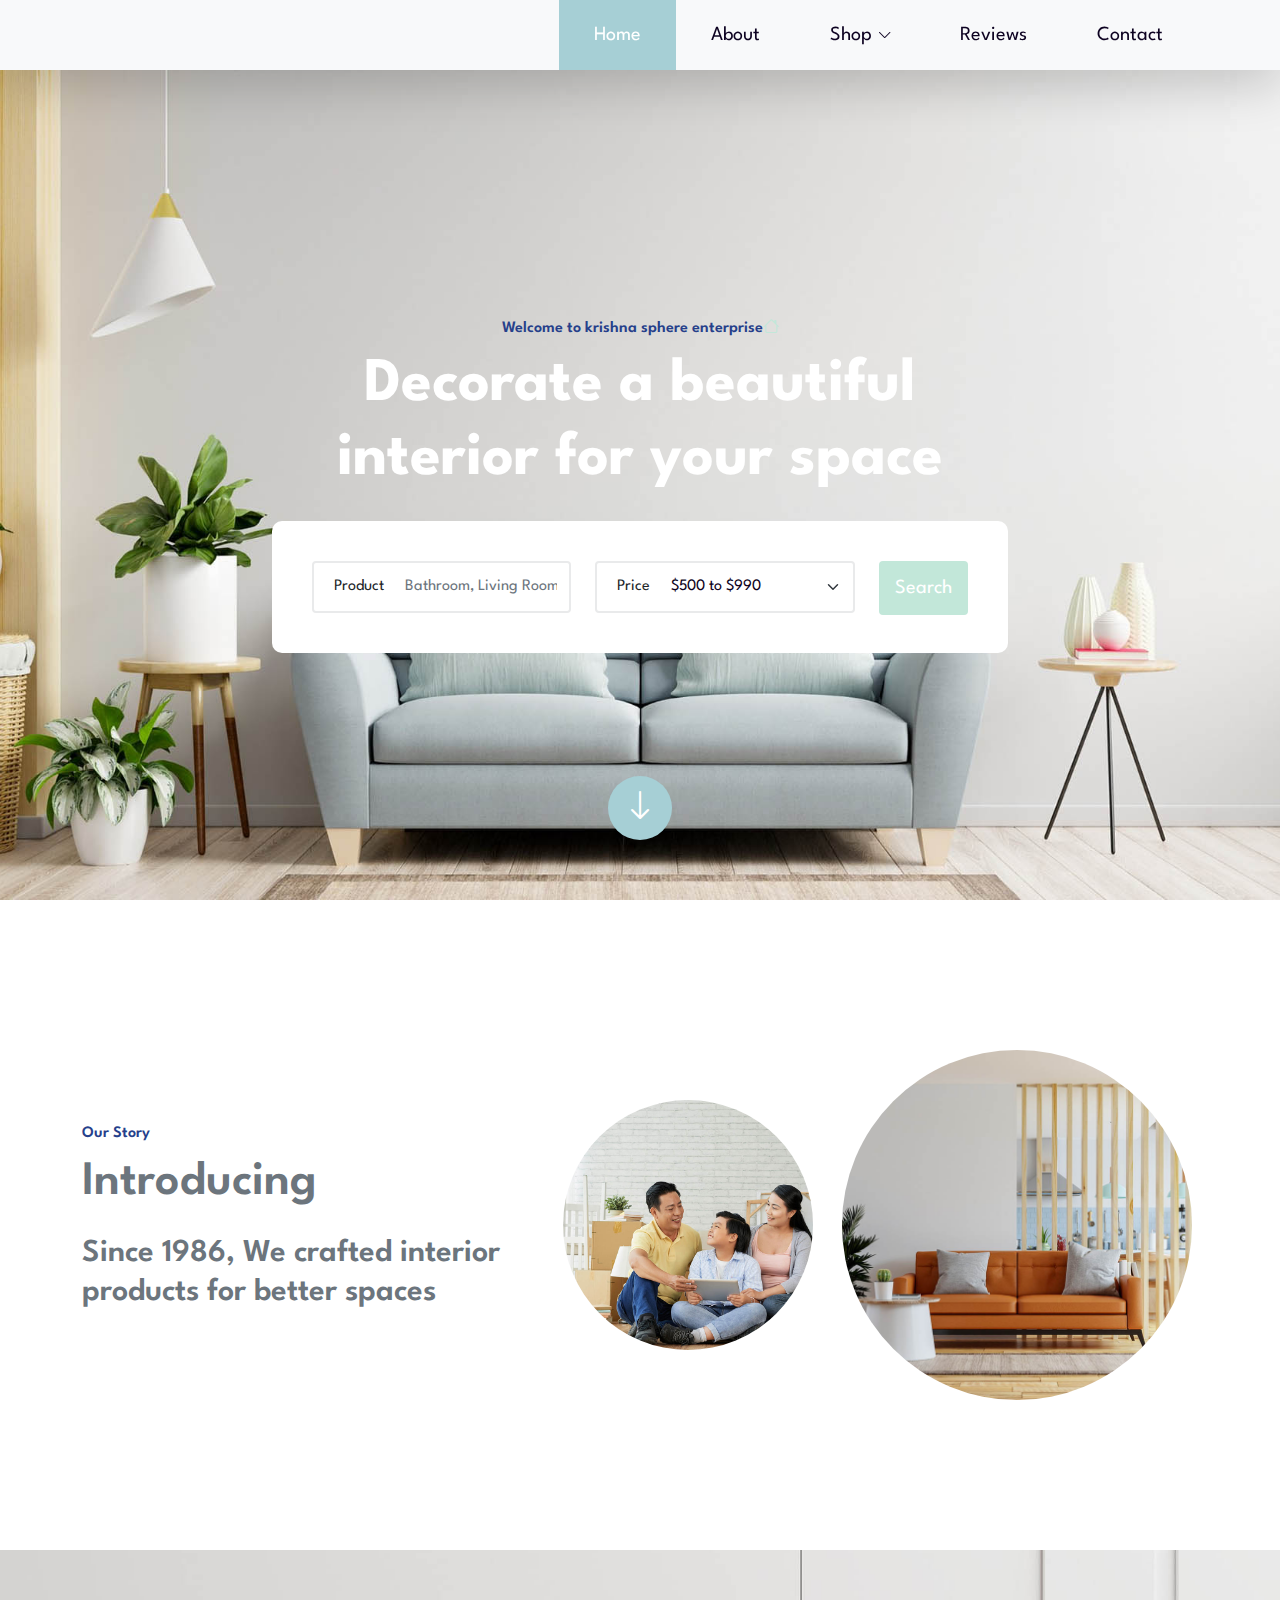
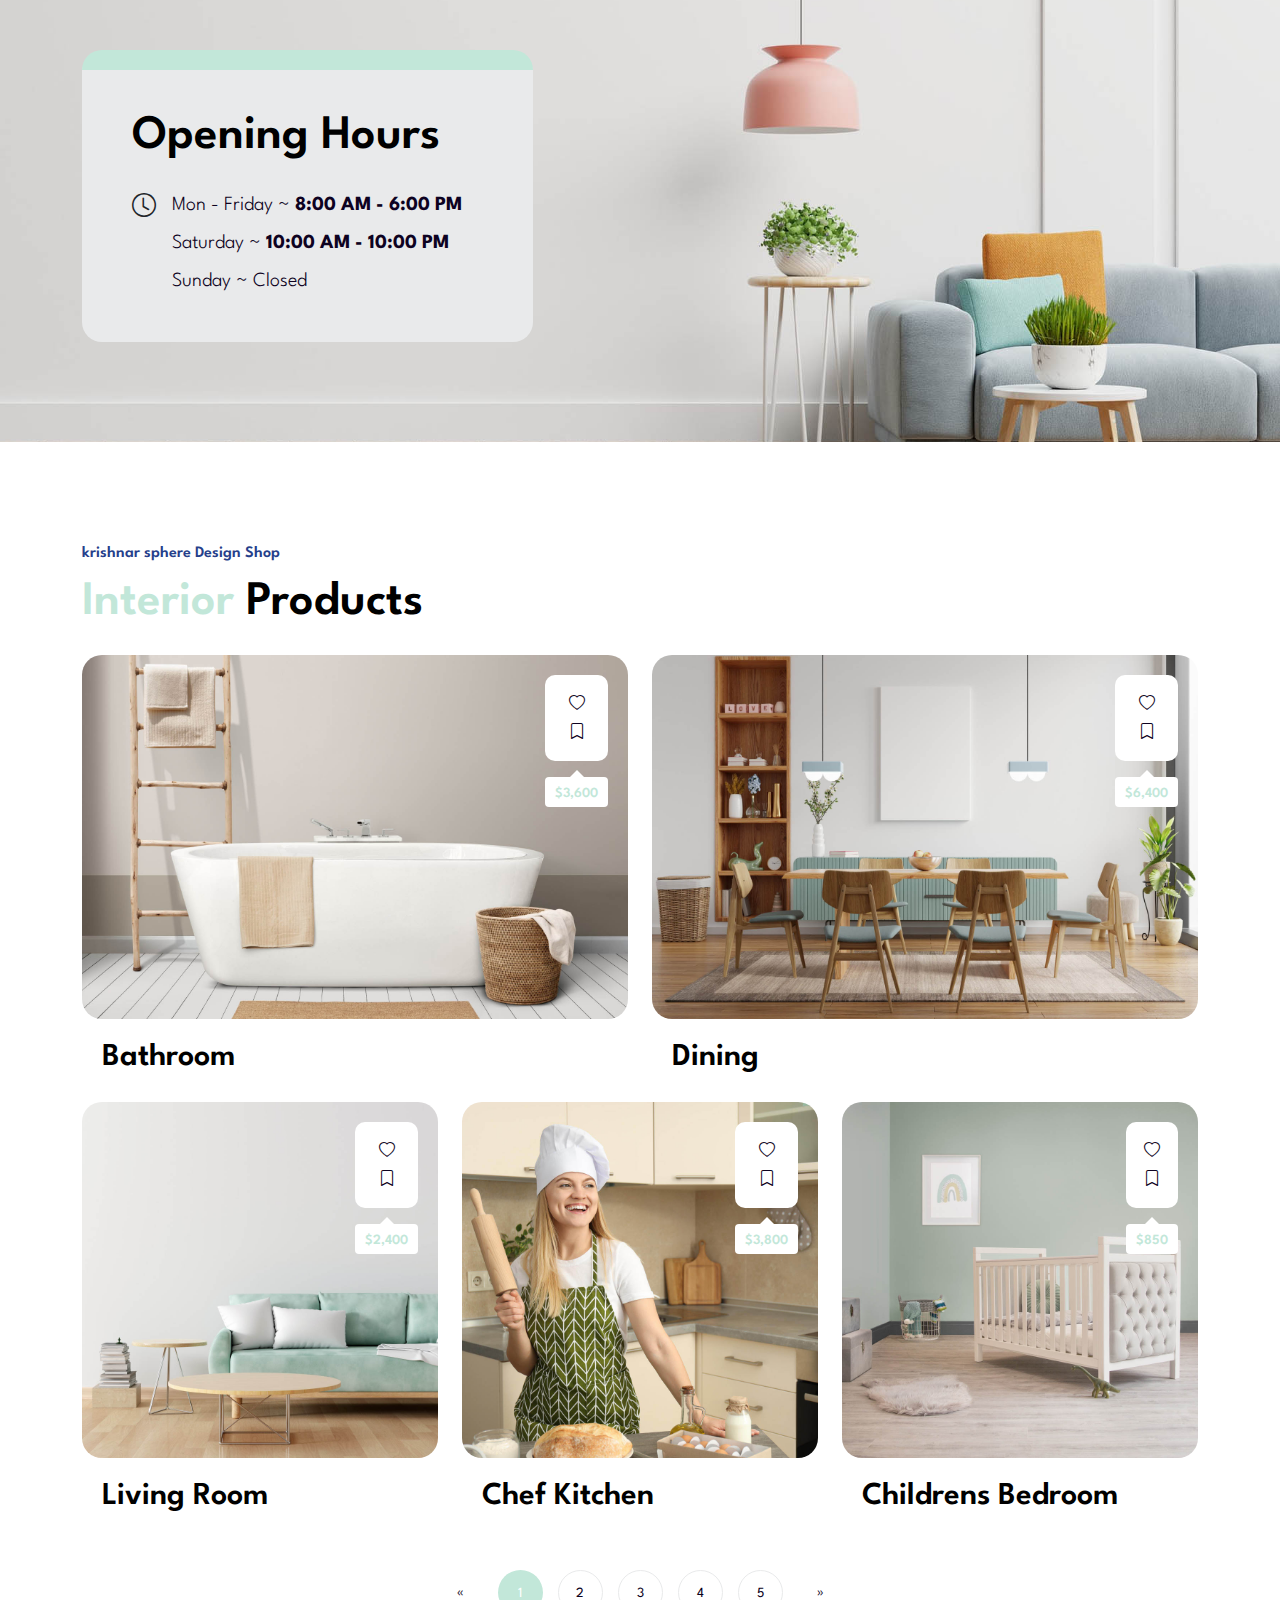
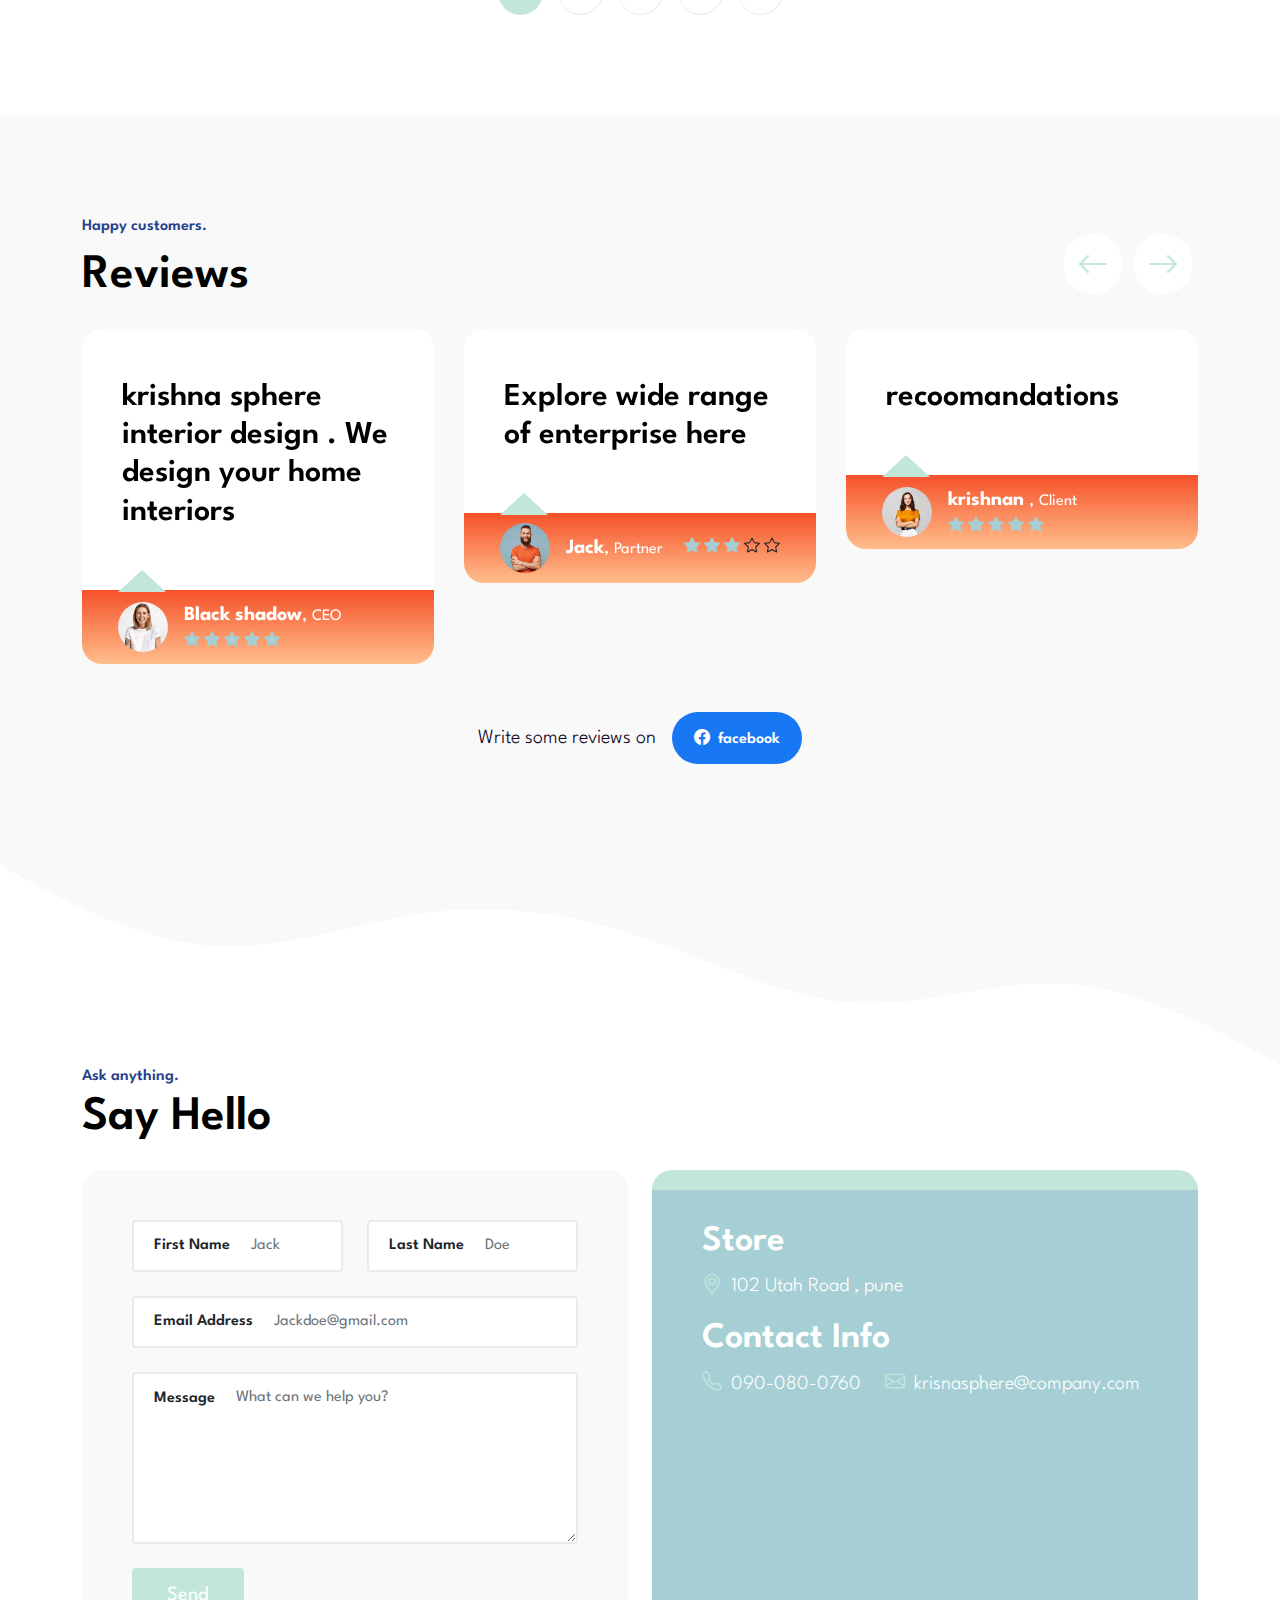
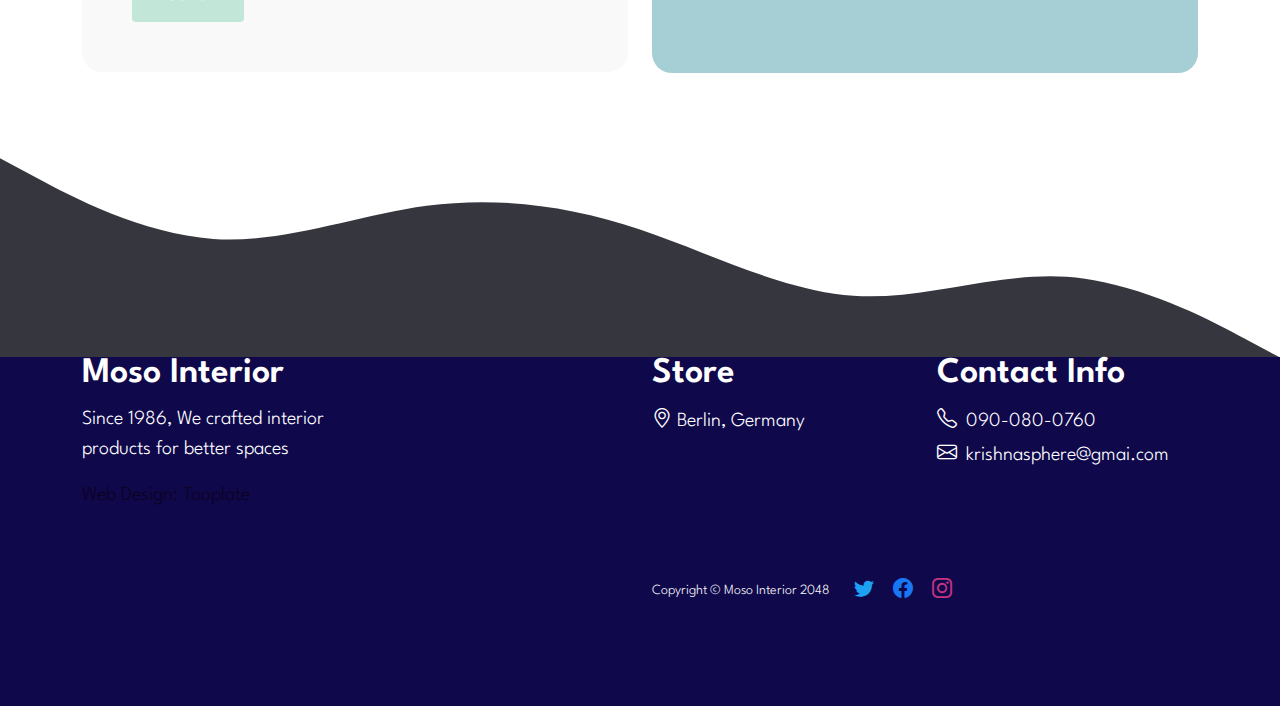
<file: index.html>
<!DOCTYPE html>
<html lang="en">
  <head>
    <meta charset="utf-8" />
    <meta name="viewport" content="width=device-width, initial-scale=1" />

    <meta name="description" content="" />
    <meta name="author" content="Tooplate" />

    <link rel="shortcut icon" href="https://drive.google.com/file/d/1pIet3PNX_5lauxnT_D50FnutvEdUdIxB/view" type="image/x-icon">
    <title>KrishnaSphere</title>

    <!-- CSS FILES -->
    <link rel="preconnect" href="https://fonts.googleapis.com" />

    <link rel="preconnect" href="https://fonts.gstatic.com" crossorigin />

    <link
      href="https://fonts.googleapis.com/css2?family=League+Spartan:wght@100;300;400;600;700&display=swap"
      rel="stylesheet"
    />

    <link href="css/bootstrap.min.css" rel="stylesheet" />

    <link href="css/bootstrap-icons.css" rel="stylesheet" />

    <link href="css/owl.carousel.min.css" rel="stylesheet" />

    <link href="css/tooplate-moso-interior.css" rel="stylesheet" />

    <!--

Tooplate 2133 Moso Interior

https://www.tooplate.com/view/2133-moso-interior

Bootstrap 5 HTML CSS Template

-->
  </head>

  <body>
    <nav class="navbar navbar-expand-lg bg-light fixed-top shadow-lg">
      <div class="container">
        <a class="navbar-brand" href="index.html"
          >  <span class="tooplate-red"></span
          ><span class="tooplate-green"> </span></a
        >

        <button
          class="navbar-toggler"
          type="button"
          data-bs-toggle="collapse"
          data-bs-target="#navbarNav"
          aria-controls="navbarNav"
          aria-expanded="false"
          aria-label="Toggle navigation"
        >
          <span class="navbar-toggler-icon"></span>
        </button>

        <div class="collapse navbar-collapse" id="navbarNav">
          <ul class="navbar-nav ms-auto">
            <li class="nav-item">
              <a class="nav-link click-scroll" href="#section_1">Home</a>
            </li>

            <li class="nav-item">
              <a class="nav-link click-scroll" href="#section_2">About</a>
            </li>

            <li class="nav-item dropdown">
              <a
                class="nav-link dropdown-toggle click-scroll"
                href="#section_3"
                id="navbarLightDropdownMenuLink"
                role="button"
                data-bs-toggle="dropdown"
                aria-expanded="false"
                >Shop</a
              >

              <ul
                class="dropdown-menu dropdown-menu-light"
                aria-labelledby="navbarLightDropdownMenuLink"
              >
                <li>
                  <a class="dropdown-item" href="shop-listing.html"
                    >Shop Listing</a
                  >
                </li>

                <li>
                  <a class="dropdown-item" href="shop-detail.html"
                    >Shop Detail</a
                  >
                </li>
              </ul>
            </li>

            <li class="nav-item">
              <a class="nav-link click-scroll" href="#section_4">Reviews</a>
            </li>

            <li class="nav-item">
              <a class="nav-link click-scroll" href="#section_5">Contact</a>
            </li>
          </ul>
        </div>
      </div>
    </nav>

    <main>
      <section
        class="hero-section hero-slide d-flex justify-content-center align-items-center"
        id="section_1"
      >
        <div class="container">
          <div class="row">
            <div class="col-lg-8 col-12 text-center mx-auto">
              <div class="hero-section-text">
                <small class="section-small-title"
                  >Welcome to  krishna sphere enterprise<i class="hero-icon bi-house"></i
                ></small>

                <h1 class="hero-title text-white mt-2 mb-4">
                  Decorate a beautiful interior for your space
                </h1>

                <form
                  class="custom-form hero-form"
                  action="#"
                  method="get"
                  role="form"
                >
                  <div class="row">
                    <div class="col-lg-5 col-md-6 col-12">
                      <div class="input-group align-items-center">
                        <label for="product-name">Product</label>

                        <input
                          type="text"
                          name="product-name"
                          id="product-name"
                          class="form-control"
                          placeholder="Bathroom, Living Room..."
                          required
                        />
                      </div>
                    </div>

                    <div class="col-lg-5 col-md-6 col-12">
                      <div class="input-group align-items-center">
                        <label for="last-name">Price</label>

                        <select
                          name="price-range"
                          class="form-select form-control"
                          id="price-range"
                          aria-label="Default select example"
                        >
                          <option value="500" selected>$500 to $990</option>
                          <option value="1000">$1,000 - 2,900</option>
                          <option value="3000">$3,000 - 5,000</option>
                          <option value="5000">$5,000 - 10,000</option>
                          <option value="11000">$11,000 - 25,000</option>
                        </select>
                      </div>
                    </div>

                    <div class="col-lg-2 col-md-6 col-12">
                      <button type="submit" class="form-control">Search</button>
                    </div>
                  </div>
                </form>

                <div
                  class="hero-btn d-flex justify-content-center align-items-center"
                >
                  <a
                    class="bi-arrow-down hero-btn-link smoothscroll"
                    href="#section_2"
                  ></a>
                </div>
              </div>
            </div>
          </div>
        </div>
      </section>

      <section class="about-section section-padding" id="section_2">
        <div class="container">
          <div class="row align-items-center">
            <div class="col-lg-5 col-12">
              <small class="section-small-title">Our Story</small>

              <h2 class="mt-2 mb-4">
                <span class="text-muted">Introducing</span>
              </h2>

              <h4 class="text-muted mb-3">
                Since 1986, We crafted interior products for better spaces
              </h4>

              <p>
                
              </p>
            </div>

            <div class="col-lg-3 col-md-5 col-5 mx-lg-auto">
              <img
                src="images/sharing-design-ideas-with-family.jpg"
                class="about-image about-image-small img-fluid"
                alt=""
              />
            </div>

            <div class="col-lg-4 col-md-7 col-7">
              <img
                src="images/living-room-interior-wall-mockup-warm-tones-with-leather-sofa-which-is-kitchen-3d-rendering.jpg"
                class="about-image img-fluid"
                alt=""
              />
            </div>
          </div>
        </div>
      </section>

      <section class="featured-section section-padding">
        <div class="container">
          <div class="row">
            <div class="col-lg-5 col-12">
              <div class="custom-block featured-custom-block">
                <h2 class="mt-2 mb-4">Opening Hours</h2>

                <div class="d-flex">
                  <i class="featured-icon bi-clock me-3"></i>

                  <div>
                    <p class="mb-2">
                      Mon - Friday ~
                      <strong class="d-inline"> 8:00 AM - 6:00 PM </strong>
                    </p>

                    <p class="mb-2">
                      Saturday ~
                      <strong class="d-inline"> 10:00 AM - 10:00 PM </strong>
                    </p>

                    <p>Sunday ~ Closed</p>
                  </div>
                </div>
              </div>
            </div>
          </div>
        </div>
      </section>

      <section class="shop-section section-padding" id="section_3">
        <div class="container">
          <div class="row">
            <div class="col-lg-12 col-12">
              <small class="section-small-title">krishnar sphere Design Shop</small>

              <h2 class="mt-2 mb-4">
                <span class="tooplate-red">Interior</span> Products
              </h2>
            </div>

            <div class="col-lg-6 col-12">
              <div class="shop-thumb">
                <div class="shop-image-wrap">
                  <a href="shop-detail.html">
                    <img
                      src="images/shop/minimal-bathroom-interior-design-with-wooden-furniture.jpg"
                      class="shop-image img-fluid"
                      alt=""
                    />
                  </a>

                  <div class="shop-icons-wrap">
                    <div
                      class="shop-icons d-flex flex-column align-items-center"
                    >
                      <a href="#" class="shop-icon bi-heart"></a>

                      <a href="#" class="shop-icon bi-bookmark"></a>
                    </div>

                    <p class="shop-pricing mb-0 mt-3">
                      <span class="badge custom-badge">$3,600</span>
                    </p>
                  </div>

                  <div class="shop-btn-wrap">
                    <a
                      href="shop-detail.html"
                      class="shop-btn custom-btn btn d-flex align-items-center align-items-center"
                      >Learn more</a
                    >
                  </div>
                </div>

                <div class="shop-body">
                  <h4>Bathroom</h4>
                </div>
              </div>
            </div>

            <div class="col-lg-6 col-12">
              <div class="shop-thumb">
                <div class="shop-image-wrap">
                  <a href="shop-detail.html">
                    <img
                      src="images/shop/mock-up-poster-modern-dining-room-interior-design-with-white-empty-wall.jpg"
                      class="shop-image img-fluid"
                      alt=""
                    />
                  </a>

                  <div class="shop-icons-wrap">
                    <div
                      class="shop-icons d-flex flex-column align-items-center"
                    >
                      <a href="#" class="shop-icon bi-heart"></a>

                      <a href="#" class="shop-icon bi-bookmark"></a>
                    </div>

                    <p class="shop-pricing mb-0 mt-3">
                      <span class="badge custom-badge">$6,400</span>
                    </p>
                  </div>

                  <div class="shop-btn-wrap">
                    <a
                      href="shop-detail.html"
                      class="shop-btn custom-btn btn d-flex align-items-center align-items-center"
                      >Learn more</a
                    >
                  </div>
                </div>

                <div class="shop-body">
                  <h4>Dining</h4>
                </div>
              </div>
            </div>

            <div class="col-lg-4 col-12">
              <div class="shop-thumb">
                <div class="shop-image-wrap">
                  <a href="shop-detail.html">
                    <img
                      src="images/shop/green-sofa-white-living-room-with-blank-table-mockup.jpg"
                      class="shop-image img-fluid"
                      alt=""
                    />
                  </a>

                  <div class="shop-icons-wrap">
                    <div
                      class="shop-icons d-flex flex-column align-items-center"
                    >
                      <a href="#" class="shop-icon bi-heart"></a>

                      <a href="#" class="shop-icon bi-bookmark"></a>
                    </div>

                    <p class="shop-pricing mb-0 mt-3">
                      <span class="badge custom-badge">$2,400</span>
                    </p>
                  </div>

                  <div class="shop-btn-wrap">
                    <a
                      href="shop-detail.html"
                      class="shop-btn custom-btn btn d-flex align-items-center align-items-center"
                      >Learn more</a
                    >
                  </div>
                </div>

                <div class="shop-body">
                  <h4>Living Room</h4>
                </div>
              </div>
            </div>

            <div class="col-lg-4 col-12">
              <div class="shop-thumb">
                <div class="shop-image-wrap">
                  <a href="shop-detail.html">
                    <img
                      src="images/shop/concept-home-cooking-with-female-chef.jpg"
                      class="shop-image img-fluid"
                      alt=""
                    />
                  </a>

                  <div class="shop-icons-wrap">
                    <div
                      class="shop-icons d-flex flex-column align-items-center"
                    >
                      <a href="#" class="shop-icon bi-heart"></a>

                      <a href="#" class="shop-icon bi-bookmark"></a>
                    </div>

                    <p class="shop-pricing mb-0 mt-3">
                      <span class="badge custom-badge">$3,800</span>
                    </p>
                  </div>

                  <div class="shop-btn-wrap">
                    <a
                      href="shop-detail.html"
                      class="shop-btn custom-btn btn d-flex align-items-center align-items-center"
                      >Learn more</a
                    >
                  </div>
                </div>

                <div class="shop-body">
                  <h4>Chef Kitchen</h4>
                </div>
              </div>
            </div>

            <div class="col-lg-4 col-12">
              <div class="shop-thumb">
                <div class="shop-image-wrap">
                  <a href="shop-detail.html">
                    <img
                      src="images/shop/childrens-bed-nursery-cot-velvet-childrens-room.jpg"
                      class="shop-image img-fluid"
                      alt=""
                    />
                  </a>

                  <div class="shop-icons-wrap">
                    <div
                      class="shop-icons d-flex flex-column align-items-center"
                    >
                      <a href="#" class="shop-icon bi-heart"></a>

                      <a href="#" class="shop-icon bi-bookmark"></a>
                    </div>

                    <p class="shop-pricing mb-0 mt-3">
                      <span class="badge custom-badge">$850</span>
                    </p>
                  </div>

                  <div class="shop-btn-wrap">
                    <a
                      href="shop-detail.html"
                      class="shop-btn custom-btn btn d-flex align-items-center align-items-center"
                      >Learn more</a
                    >
                  </div>
                </div>

                <div class="shop-body">
                  <h4>Childrens Bedroom</h4>
                </div>
              </div>
            </div>

            <div class="col-lg-12 col-12">
              <nav aria-label="Page navigation example">
                <ul class="pagination justify-content-center">
                  <li class="page-item">
                    <a class="page-link" href="#" aria-label="Previous">
                      <span aria-hidden="true">&laquo;</span>
                    </a>
                  </li>

                  <li class="page-item active" aria-current="page">
                    <a class="page-link" href="#">1</a>
                  </li>

                  <li class="page-item">
                    <a class="page-link" href="#">2</a>
                  </li>

                  <li class="page-item">
                    <a class="page-link" href="#">3</a>
                  </li>

                  <li class="page-item">
                    <a class="page-link" href="#">4</a>
                  </li>

                  <li class="page-item">
                    <a class="page-link" href="#">5</a>
                  </li>

                  <li class="page-item">
                    <a class="page-link" href="#" aria-label="Next">
                      <span aria-hidden="true">&raquo;</span>
                    </a>
                  </li>
                </ul>
              </nav>
            </div>
          </div>
        </div>
      </section>

      <section class="reviews-section section-padding pb-0" id="section_4">
        <div class="container">
          <div class="row">
            <div class="col-lg-12 col-12">
              <small class="section-small-title">Happy customers.</small>

              <h2 class="mt-2 mb-4">Reviews</h2>

              <div class="owl-carousel reviews-carousel">
                <div class="reviews-thumb">
                  <div class="reviews-body">
                    <h4>krishna sphere interior design . We design your home interiors</h4>
                  </div>

                  <div
                    class="reviews-bottom reviews-bottom-up d-flex align-items-center"
                  >
                    <img
                      src="images/avatar/pretty-blonde-woman-wearing-white-t-shirt.jpg"
                      class="avatar-image img-fluid"
                      alt=""
                    />

                    <div
                      class="d-flex align-items-center justify-content-between flex-wrap w-100 ms-3"
                    >
                      <p class="text-white mb-0">
                        <strong>Black shadow</strong>, <small>CEO</small>
                      </p>

                      <div class="reviews-icons">
                        <i class="bi-star-fill"></i>
                        <i class="bi-star-fill"></i>
                        <i class="bi-star-fill"></i>
                        <i class="bi-star-fill"></i>
                        <i class="bi-star-fill"></i>
                      </div>
                    </div>
                  </div>
                </div>

                <div class="reviews-thumb">
                  <div class="reviews-body">
                    <h4>
                Explore wide range of enterprise here 
                    </h4>
                  </div>

                  <div
                    class="reviews-bottom reviews-bottom-up d-flex align-items-center"
                  >
                    <img
                      src="images/avatar/studio-portrait-emotional-happy-funny-smiling-boyfriend-man-with-heavy-beard-stands-with-arms-crossed-dressed-red-t-shirt-isolated-blue.jpg"
                      class="avatar-image img-fluid"
                      alt=""
                    />

                    <div
                      class="d-flex align-items-center justify-content-between flex-wrap w-100 ms-3"
                    >
                      <p class="text-white mb-0">
                        <strong>Jack</strong>, <small>Partner</small>
                      </p>

                      <div class="reviews-icons">
                        <i class="bi-star-fill"></i>
                        <i class="bi-star-fill"></i>
                        <i class="bi-star-fill"></i>
                        <i class="bi-star"></i>
                        <i class="bi-star"></i>
                      </div>
                    </div>
                  </div>
                </div>

                <div class="reviews-thumb">
                  <div class="reviews-body">
                    <h4>recoomandations</h4>
                  </div>

                  <div
                    class="reviews-bottom reviews-bottom-up d-flex align-items-center"
                  >
                    <img
                      src="images/avatar/portrait-beautiful-young-woman-standing-grey-wall.jpg"
                      class="avatar-image img-fluid"
                      alt=""
                    />

                    <div
                      class="d-flex align-items-center justify-content-between flex-wrap w-100 ms-3"
                    >
                      <p class="text-white mb-0">
                        <strong>krishnan </strong>, <small>Client</small>
                      </p>

                      <div class="reviews-icons">
                        <i class="bi-star-fill"></i>
                        <i class="bi-star-fill"></i>
                        <i class="bi-star-fill"></i>
                        <i class="bi-star-fill"></i>
                        <i class="bi-star-fill"></i>
                      </div>
                    </div>
                  </div>
                </div>

                <div class="reviews-thumb">
                  <div class="reviews-body">
                    <h4>
                     
                    </h4>
                  </div>

                  <div
                    class="reviews-bottom reviews-bottom-up d-flex align-items-center"
                  >
                    <img
                      src="images/avatar/portrait-young-redhead-bearded-male-wears-white-t-shirt-keeps-his-eyes-closed-smiling-feels-happy-yellow.jpg"
                      class="avatar-image img-fluid"
                      alt=""
                    />

                    <div
                      class="d-flex align-items-center justify-content-between flex-wrap w-100 ms-3"
                    >
                      <p class="text-white mb-0">
                        <strong>Bill</strong>, <small>Designer</small>
                      </p>

                      <div class="reviews-icons">
                        <i class="bi-star-fill"></i>
                        <i class="bi-star-fill"></i>
                        <i class="bi-star-fill"></i>
                        <i class="bi-star"></i>
                        <i class="bi-star"></i>
                      </div>
                    </div>
                  </div>
                </div>

                <div class="reviews-thumb">
                  <div class="reviews-body">
                    <h4>
                       interiros for your home
                    </h4>
                  </div>

                  <div
                    class="reviews-bottom reviews-bottom-up d-flex align-items-center"
                  >
                    <img
                      src="images/avatar/portrait-young-beautiful-woman-gesticulating.jpg"
                      class="avatar-image img-fluid"
                      alt=""
                    />

                    <div
                      class="d-flex align-items-center justify-content-between flex-wrap w-100 ms-3"
                    >
                      <p class="text-white mb-0">
                        <strong>Susan</strong>, <small>Boss</small>
                      </p>

                      <div class="reviews-icons">
                        <i class="bi-star-fill"></i>
                        <i class="bi-star-fill"></i>
                        <i class="bi-star-fill"></i>
                        <i class="bi-star-fill"></i>
                        <i class="bi-star-fill"></i>
                      </div>
                    </div>
                  </div>
                </div>
              </div>

              <div class="col-lg-12 col-12">
                <p
                  class="d-flex justify-content-center align-items-center mt-lg-5"
                >
                  Write some reviews on
                  <a href="#" class="custom-btn btn ms-3"
                    ><i class="bi-facebook me-2"></i>facebook</a
                  >
                </p>
              </div>
            </div>
          </div>
        </div>
      </section>

      <section class="contact-section" id="section_5">
        <svg xmlns="http://www.w3.org/2000/svg" viewBox="0 0 1440 320">
          <path
            fill="#f9f9f9"
            fill-opacity="1"
            d="M0,96L40,117.3C80,139,160,181,240,186.7C320,192,400,160,480,149.3C560,139,640,149,720,176C800,203,880,245,960,250.7C1040,256,1120,224,1200,229.3C1280,235,1360,277,1400,298.7L1440,320L1440,0L1400,0C1360,0,1280,0,1200,0C1120,0,1040,0,960,0C880,0,800,0,720,0C640,0,560,0,480,0C400,0,320,0,240,0C160,0,80,0,40,0L0,0Z"
          ></path>
        </svg>
        <div class="container">
          <div class="row">
            <div class="col-lg-12 col-12">
              <small class="section-small-title">Ask anything.</small>

              <h2 class="mb-4">Say Hello</h2>
            </div>

            <div class="col-lg-6 col-12">
              <form
                class="custom-form contact-form"
                action="#"
                method="post"
                role="form"
              >
                <div class="row">
                  <div class="col-lg-6 col-md-6 col-12">
                    <div class="input-group align-items-center">
                      <label for="first-name">First Name</label>

                      <input
                        type="text"
                        name="first-name"
                        id="first-name"
                        class="form-control"
                        placeholder="Jack"
                        required
                      />
                    </div>
                  </div>

                  <div class="col-lg-6 col-md-6 col-12">
                    <div class="input-group align-items-center">
                      <label for="last-name">Last Name</label>

                      <input
                        type="text"
                        name="last-name"
                        id="last-name"
                        class="form-control"
                        placeholder="Doe"
                        required
                      />
                    </div>
                  </div>
                </div>

                <div class="input-group align-items-center">
                  <label for="email">Email Address</label>

                  <input
                    type="email"
                    name="email"
                    id="email"
                    pattern="[^ @]*@[^ @]*"
                    class="form-control"
                    placeholder="Jackdoe@gmail.com"
                    required
                  />
                </div>

                <div class="input-group textarea-group">
                  <label for="message">Message</label>

                  <textarea
                    name="message"
                    rows="6"
                    class="form-control"
                    id="message"
                    placeholder="What can we help you?"
                  ></textarea>
                </div>

                <div class="col-lg-3 col-md-4 col-6">
                  <button type="submit" class="form-control">Send</button>
                </div>
              </form>
            </div>

            <div class="col-lg-6 col-12 mt-5 mt-lg-0">
              <div class="custom-block">
                <h3 class="text-white mb-2">Store</h3>

                <p class="text-white mb-2">
                  <i class="contact-icon bi-geo-alt me-1"></i>

                  102 Utah Road  , pune
                </p>

                <h3 class="text-white mt-3 mb-2">Contact Info</h3>

                <div class="d-flex flex-wrap">
                  <p class="text-white mb-2 me-4">
                    <i class="contact-icon bi-telephone me-1"></i>

                    <a href="tel: 090-080-0760" class="text-white">
                      090-080-0760
                    </a>
                  </p>

                  <p class="text-white">
                    <i class="contact-icon bi-envelope me-1"></i>

                    <a href="mailto:info@company.com" class="text-white">
                     krisnasphere@company.com
                    </a>
                  </p>
                </div>

                <iframe
                  class="google-map mt-2"
                  src="https://www.google.com/maps/embed?pb=!1m18!1m12!1m3!1d4800.184803804974!2d-0.10174304922518053!3d51.5087879746898!2m3!1f0!2f0!3f0!3m2!1i1024!2i768!4f13.1!3m3!1m2!1s0x487605f6fc62fa3d%3A0xc5a39e7cf4e3a9a4!2sTate%20Modern%20Garden!5e1!3m2!1sen!2smm!4v1679331839559!5m2!1sen!2smm"
                  width="100%"
                  height="220"
                  style="border: 0"
                  allowfullscreen=""
                  loading="lazy"
                ></iframe>
              </div>
            </div>
          </div>
        </div>
      </section>

      <svg xmlns="http://www.w3.org/2000/svg" viewBox="0 0 1440 320">
        <path
          fill="#36363e"
          fill-opacity="1"
          d="M0,96L40,117.3C80,139,160,181,240,186.7C320,192,400,160,480,149.3C560,139,640,149,720,176C800,203,880,245,960,250.7C1040,256,1120,224,1200,229.3C1280,235,1360,277,1400,298.7L1440,320L1440,320L1400,320C1360,320,1280,320,1200,320C1120,320,1040,320,960,320C880,320,800,320,720,320C640,320,560,320,480,320C400,320,320,320,240,320C160,320,80,320,40,320L0,320Z"
        ></path>
      </svg>
    </main>

    <footer class="site-footer section-padding">
      <div class="container">
        <div class="row">
          <div class="col-lg-3 col-md-5 col-12 mb-3">
            <h3>
              <a href="index.html" class="custom-link mb-1">Moso Interior</a>
            </h3>

            <p class="text-white">
              Since 1986, We crafted interior products for better spaces
            </p>

            <p class="text-white">
              <a href="https://www.tooplate.com" target="_parent"
                >Web Design: Tooplate</a
              >
            </p>
          </div>

          <div class="col-lg-3 col-md-3 col-12 ms-lg-auto mb-3">
            <h3 class="text-white mb-3">Store</h3>

            <p class="text-white mt-2">
              <i class="bi-geo-alt"></i>
              Berlin, Germany
            </p>
          </div>

          <div class="col-lg-3 col-md-4 col-12 mb-3">
            <h3 class="text-white mb-3">Contact Info</h3>

            <p class="text-white mb-1">
              <i class="bi-telephone me-1"></i>

              <a href="tel: 090-080-0760" class="text-white"> 090-080-0760 </a>
            </p>

            <p class="text-white mb-0">
              <i class="bi-envelope me-1"></i>

              <a href="mailto:info@company.com" class="text-white">
              krishnasphere@gmai.com
              </a>
            </p>
          </div>

          <div
            class="col-lg-6 col-md-7 copyright-text-wrap col-12 d-flex flex-wrap align-items-center mt-4 ms-auto"
          >
            <p class="copyright-text mb-0 me-4">
              Copyright © Moso Interior 2048
            </p>

            <ul class="social-icon">
              <li class="social-icon-item">
                <a
                  href="#"
                  class="social-icon-link social-icon-twitter bi-twitter"
                ></a>
              </li>

              <li class="social-icon-item">
                <a
                  href="#"
                  class="social-icon-link social-icon-facebook bi-facebook"
                ></a>
              </li>

              <li class="social-icon-item">
                <a
                  href="#"
                  class="social-icon-link social-icon-instagram bi-instagram"
                ></a>
              </li>

              <li class="social-icon-item">
              </li>
            </ul>
          </div>
        </div>
      </div>
    </footer>

    <!-- JAVASCRIPT FILES -->
    <script src="js/jquery.min.js"></script>
    <script src="js/bootstrap.min.js"></script>
    <script src="js/click-scroll.js"></script>
    <script src="js/jquery.backstretch.min.js"></script>
    <script src="js/owl.carousel.min.js"></script>
    <script src="js/custom.js"></script>
  </body>
</html>
</file>
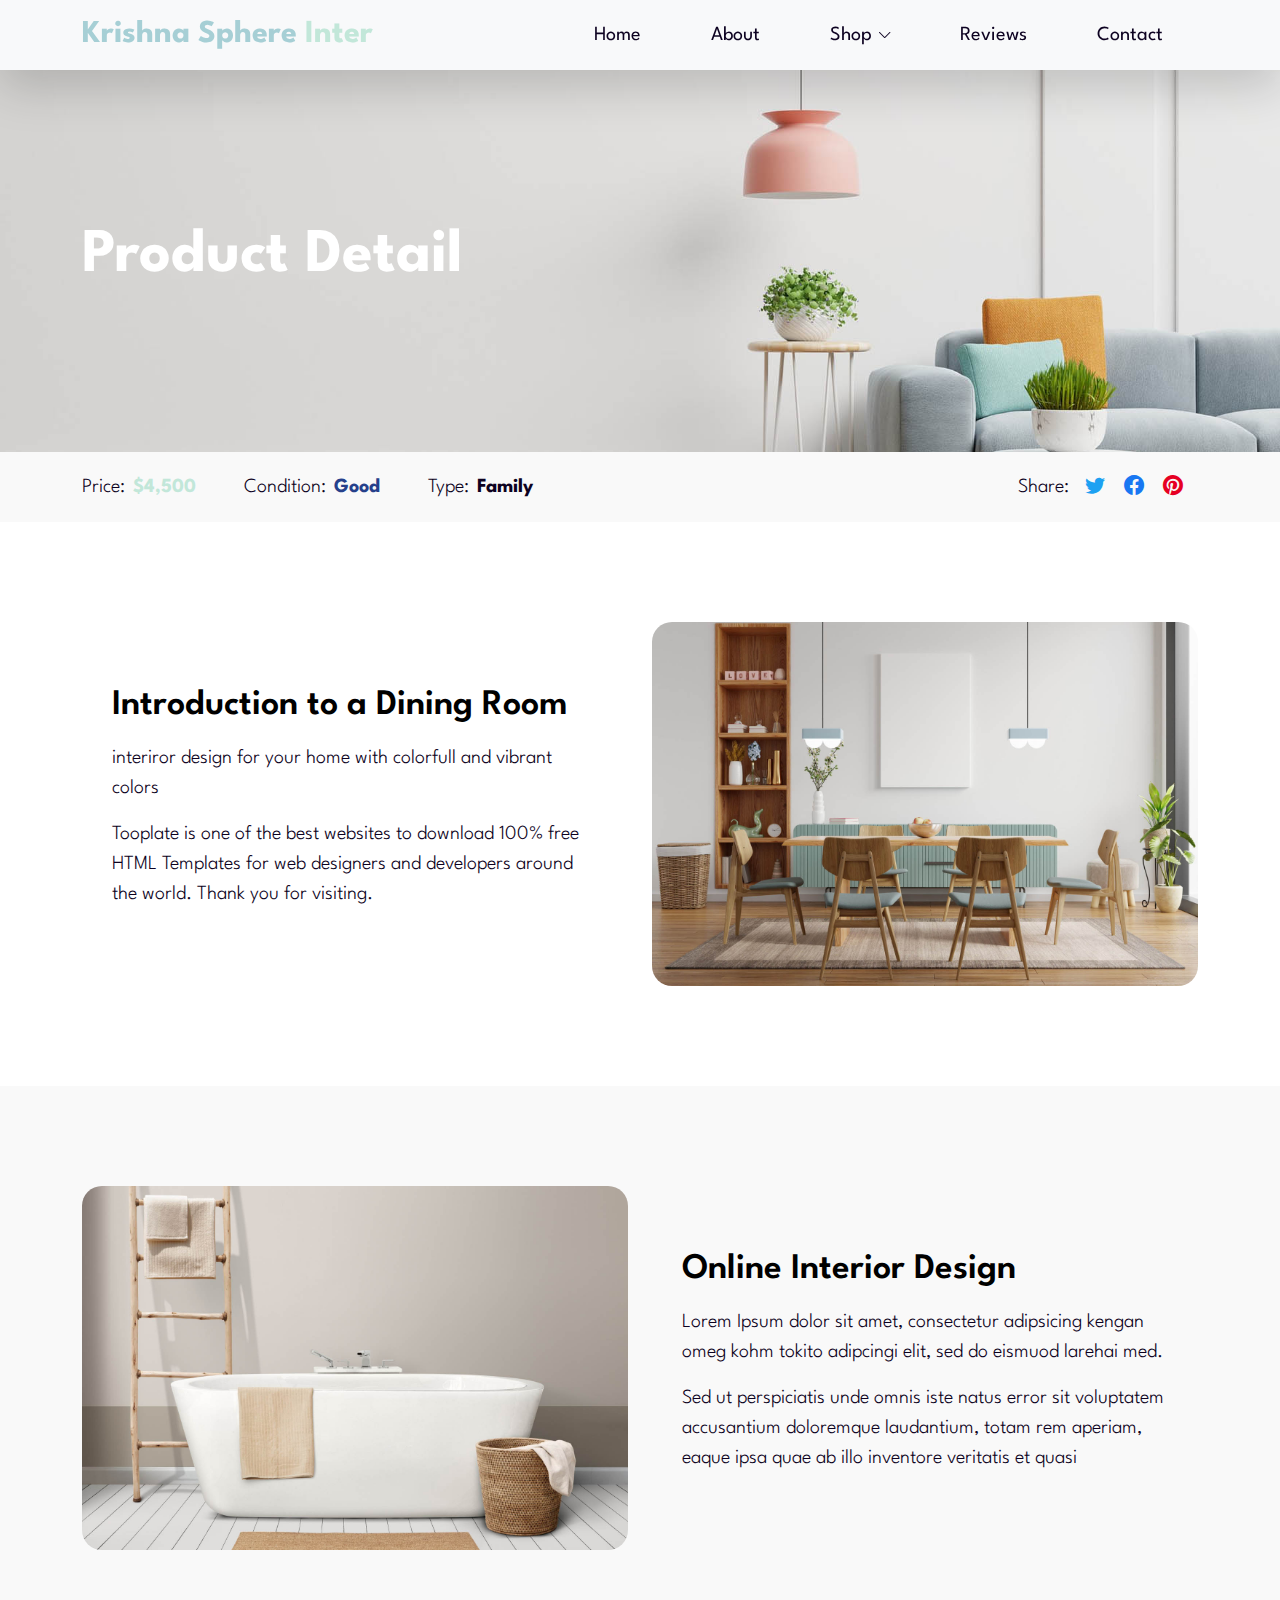
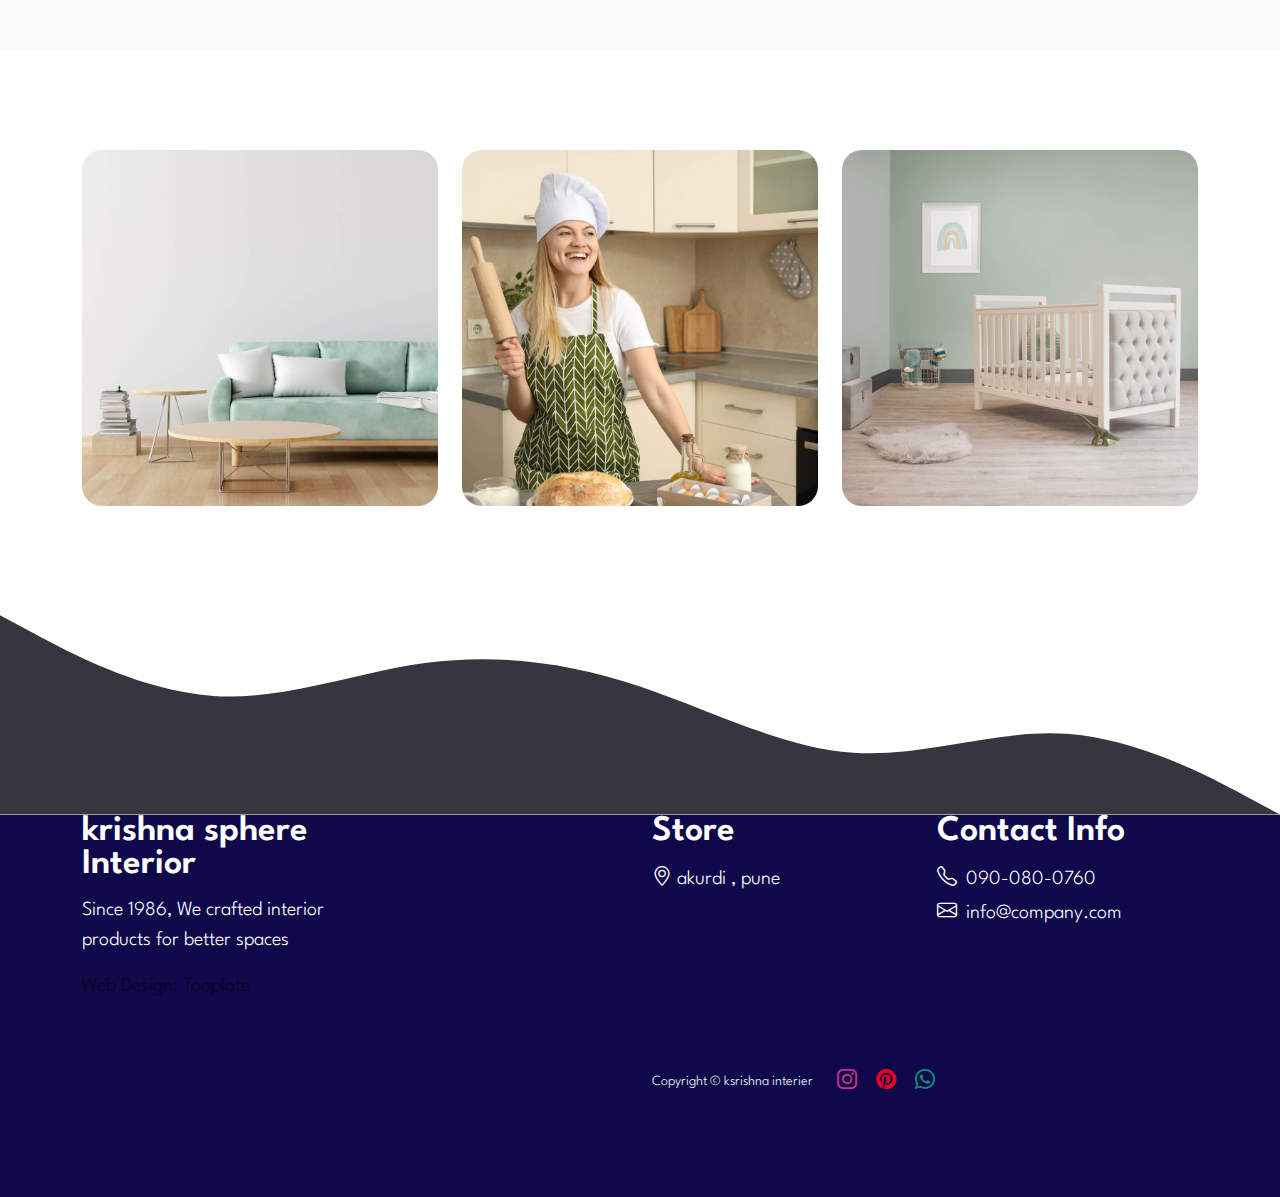
<file: shop-detail.html>
<!DOCTYPE html>
<html lang="en">
  <head>
    <meta charset="utf-8" />
    <meta name="viewport" content="width=device-width, initial-scale=1" />

    <meta name="description" content="" />
    <meta name="author" content="Tooplate" />

    <title>krishna sphere</title>

    <!-- CSS FILES -->
    <link rel="preconnect" href="https://fonts.googleapis.com" />

    <link rel="preconnect" href="https://fonts.gstatic.com" crossorigin />

    <link
      href="https://fonts.googleapis.com/css2?family=League+Spartan:wght@100;300;400;600;700&display=swap"
      rel="stylesheet"
    />

    <link href="css/bootstrap.min.css" rel="stylesheet" />

    <link href="css/bootstrap-icons.css" rel="stylesheet" />

    <link href="css/owl.carousel.min.css" rel="stylesheet" />

    <link href="css/tooplate-moso-interior.css" rel="stylesheet" />
    <!--

Tooplate 2133 Moso Interior

https://www.tooplate.com/view/2133-moso-interior

Bootstrap 5 HTML CSS Template

-->
  </head>

  <body class="shop-detail-page">
    <nav class="navbar navbar-expand-lg bg-light fixed-top shadow-lg">
      <div class="container">
        <a class="navbar-brand" href="index.html"
          >Krishna Sphere <span class="tooplate-red">Inter</span
          ><span class="tooplate-green"> </span
        ></a>

        <button
          class="navbar-toggler"
          type="button"
          data-bs-toggle="collapse"
          data-bs-target="#navbarNav"
          aria-controls="navbarNav"
          aria-expanded="false"
          aria-label="Toggle navigation"
        >
          <span class="navbar-toggler-icon"></span>
        </button>

        <div class="collapse navbar-collapse" id="navbarNav">
          <ul class="navbar-nav ms-auto">
            <li class="nav-item">
              <a class="nav-link click-scroll" href="index.html#section_1"
                >Home</a
              >
            </li>

            <li class="nav-item">
              <a class="nav-link click-scroll" href="index.html#section_2"
                >About</a
              >
            </li>

            <li class="nav-item dropdown">
              <a
                class="nav-link dropdown-toggle click-scroll"
                href="index.html#section_3"
                id="navbarLightDropdownMenuLink"
                role="button"
                data-bs-toggle="dropdown"
                aria-expanded="false"
                >Shop</a
              >

              <ul
                class="dropdown-menu dropdown-menu-light"
                aria-labelledby="navbarLightDropdownMenuLink"
              >
                <li>
                  <a class="dropdown-item" href="shop-listing.html"
                    >Shop Listing</a
                  >
                </li>

                <li>
                  <a class="dropdown-item active" href="shop-detail.html"
                    >Shop Detail</a
                  >
                </li>
              </ul>
            </li>

            <li class="nav-item">
              <a class="nav-link click-scroll" href="index.html#section_4"
                >Reviews</a
              >
            </li>

            <li class="nav-item">
              <a class="nav-link click-scroll" href="index.html#section_5"
                >Contact</a
              >
            </li>
          </ul>
        </div>
      </div>
    </nav>

    <main>
      <header
        class="site-header d-flex justify-content-center align-items-center"
      >
        <div class="container">
          <div class="row">
            <div class="col-lg-12 col-12">
              <h1 class="text-white">Product Detail</h1>
            </div>
          </div>
        </div>
      </header>

      <section class="shop-detail-bar section-bg">
        <div class="container">
          <div class="row">
            <div class="col-lg-7 col-md-8 col-12 d-flex">
              <p class="shop-detail-bar-wrap d-flex flex-wrap mb-0">
                <span class="me-2">Price:</span>

                <strong class="shop-pricing-text">$4,500</strong>
              </p>

              <p
                class="shop-detail-bar-wrap d-flex flex-wrap ms-lg-5 ms-4 mb-0"
              >
                <span class="me-2">Condition:</span>

                <strong class="shop-condition-text">Good</strong>
              </p>

              <p
                class="shop-detail-bar-wrap d-flex flex-wrap ms-lg-5 ms-4 mb-0"
              >
                <span class="me-2">Type:</span>

                <strong>Family</strong>
              </p>
            </div>

            <div
              class="col-lg-5 col-md-4 col-12 social-share d-flex align-items-center ms-lg-auto mt-3 mt-lg-0 mt-md-0"
            >
              <p class="mb-0 me-3 ms-lg-auto ms-md-auto">Share:</p>

              <ul class="social-icon">
                <li class="social-icon-item">
                  <a
                    href="#"
                    class="social-icon-link social-icon-twitter bi-twitter"
                  ></a>
                </li>

                <li class="social-icon-item">
                  <a
                    href="#"
                    class="social-icon-link social-icon-facebook bi-facebook"
                  ></a>
                </li>

                <li class="social-icon-item">
                  <a
                    href="#"
                    class="social-icon-link social-icon-pinterest bi-pinterest"
                  ></a>
                </li>
              </ul>
            </div>
          </div>
        </div>
      </section>

      <section class="shop-detail-section section-padding">
        <div class="container">
          <div class="row">
            <div class="col-lg-6 col-12 m-auto">
              <div class="custom-block shop-detail-custom-block">
                <h3 class="mb-3">Introduction to a Dining Room</h3>

                <p>
                  interiror design for your home with colorfull and vibrant colors 
                </p>

                <p>
                  Tooplate is one of the best websites to download 100% free
                  HTML Templates for web designers and developers around the
                  world. Thank you for visiting.
                </p>
              </div>
            </div>

            <div class="col-lg-6 col-12">
              <div class="shop-image-wrap">
                <img
                  src="images/shop/mock-up-poster-modern-dining-room-interior-design-with-white-empty-wall.jpg"
                  class="shop-image img-fluid"
                  alt=""
                />
              </div>
            </div>
          </div>
        </div>
      </section>

      <section class="shop-detail-section section-padding section-bg">
        <div class="container">
          <div class="row">
            <div class="col-lg-6 col-12">
              <div class="shop-image-wrap">
                <img
                  src="images/shop/minimal-bathroom-interior-design-with-wooden-furniture.jpg"
                  class="shop-image img-fluid"
                  alt=""
                />
              </div>
            </div>

            <div class="col-lg-6 col-12 m-auto">
              <div class="custom-block shop-detail-custom-block">
                <h3 class="mb-3">Online Interior Design</h3>

                <p>
                  Lorem Ipsum dolor sit amet, consectetur adipsicing kengan omeg
                  kohm tokito adipcingi elit, sed do eismuod larehai med.
                </p>

                <p>
                  Sed ut perspiciatis unde omnis iste natus error sit voluptatem
                  accusantium doloremque laudantium, totam rem aperiam, eaque
                  ipsa quae ab illo inventore veritatis et quasi
                </p>
              </div>
            </div>
          </div>
        </div>
      </section>

      <section class="shop-detail-section section-padding pb-0">
        <div class="container">
          <div class="row">
            <div class="col-lg-4 col-12">
              <div class="shop-thumb">
                <div class="shop-image-wrap">
                  <img
                    src="images/shop/green-sofa-white-living-room-with-blank-table-mockup.jpg"
                    class="shop-image img-fluid"
                    alt=""
                  />
                </div>
              </div>
            </div>

            <div class="col-lg-4 col-12">
              <div class="shop-thumb">
                <div class="shop-image-wrap">
                  <img
                    src="images/shop/concept-home-cooking-with-female-chef.jpg"
                    class="shop-image img-fluid"
                    alt=""
                  />
                </div>
              </div>
            </div>

            <div class="col-lg-4 col-12">
              <div class="shop-thumb">
                <div class="shop-image-wrap">
                  <img
                    src="images/shop/childrens-bed-nursery-cot-velvet-childrens-room.jpg"
                    class="shop-image img-fluid"
                    alt=""
                  />
                </div>
              </div>
            </div>
          </div>
        </div>
      </section>

      <svg xmlns="http://www.w3.org/2000/svg" viewBox="0 0 1440 320">
        <path
          fill="#36363e"
          fill-opacity="1"
          d="M0,96L40,117.3C80,139,160,181,240,186.7C320,192,400,160,480,149.3C560,139,640,149,720,176C800,203,880,245,960,250.7C1040,256,1120,224,1200,229.3C1280,235,1360,277,1400,298.7L1440,320L1440,320L1400,320C1360,320,1280,320,1200,320C1120,320,1040,320,960,320C880,320,800,320,720,320C640,320,560,320,480,320C400,320,320,320,240,320C160,320,80,320,40,320L0,320Z"
        ></path>
      </svg>
    </main>

    <footer class="site-footer section-padding">
      <div class="container">
        <div class="row">
          <div class="col-lg-3 col-md-5 col-12 mb-3">
            <h3>
              <a href="index.html" class="custom-link mb-1">krishna sphere Interior</a>
            </h3>

            <p class="text-white">
              Since 1986, We crafted interior products for better spaces
            </p>

            <p class="text-white">
              <a href="https://www.tooplate.com/free-templates" target="_parent"
                >Web Design: Tooplate</a
              >
            </p>
          </div>

          <div class="col-lg-3 col-md-3 col-12 ms-lg-auto mb-3">
            <h3 class="text-white mb-3">Store</h3>

            <p class="text-white mt-2">
              <i class="bi-geo-alt"></i>
              akurdi , pune 
            </p>
          </div>

          <div class="col-lg-3 col-md-4 col-12 mb-3">
            <h3 class="text-white mb-3">Contact Info</h3>

            <p class="text-white mb-1">
              <i class="bi-telephone me-1"></i>

              <a href="tel: 090-080-0760" class="text-white"> 090-080-0760 </a>
            </p>

            <p class="text-white mb-0">
              <i class="bi-envelope me-1"></i>

              <a href="krishnasphere@gmail.com" class="text-white">
                info@company.com
              </a>
            </p>
          </div>

          <div
            class="col-lg-6 col-md-7 copyright-text-wrap col-12 d-flex flex-wrap align-items-center mt-4 ms-auto"
          >
            <p class="copyright-text mb-0 me-4">
              Copyright © ksrishna interier
            </p>

            <ul class="social-icon">

              <li class="social-icon-item">
                <a
                  href="https://www.instagram.com/_.ds.7_infinity/"
                  class="social-icon-link social-icon-instagram bi-instagram"
                ></a>
              </li>

              <li class="social-icon-item">
                <a
                  href="#"
                  class="social-icon-link social-icon-pinterest bi-pinterest"
                ></a>
              </li>

              <li class="social-icon-item">
                <a
                  href="#"
                  class="social-icon-link social-icon-whatsapp bi-whatsapp"
                ></a>
              </li>
            </ul>
          </div>
        </div>
      </div>
    </footer>

    <!-- JAVASCRIPT FILES -->
    <script src="js/jquery.min.js"></script>
    <script src="js/bootstrap.min.js"></script>
    <script src="js/click-scroll.js"></script>
    <script src="js/jquery.backstretch.min.js"></script>
    <script src="js/owl.carousel.min.js"></script>
    <script src="js/custom.js"></script>
  </body>
</html>
</file>
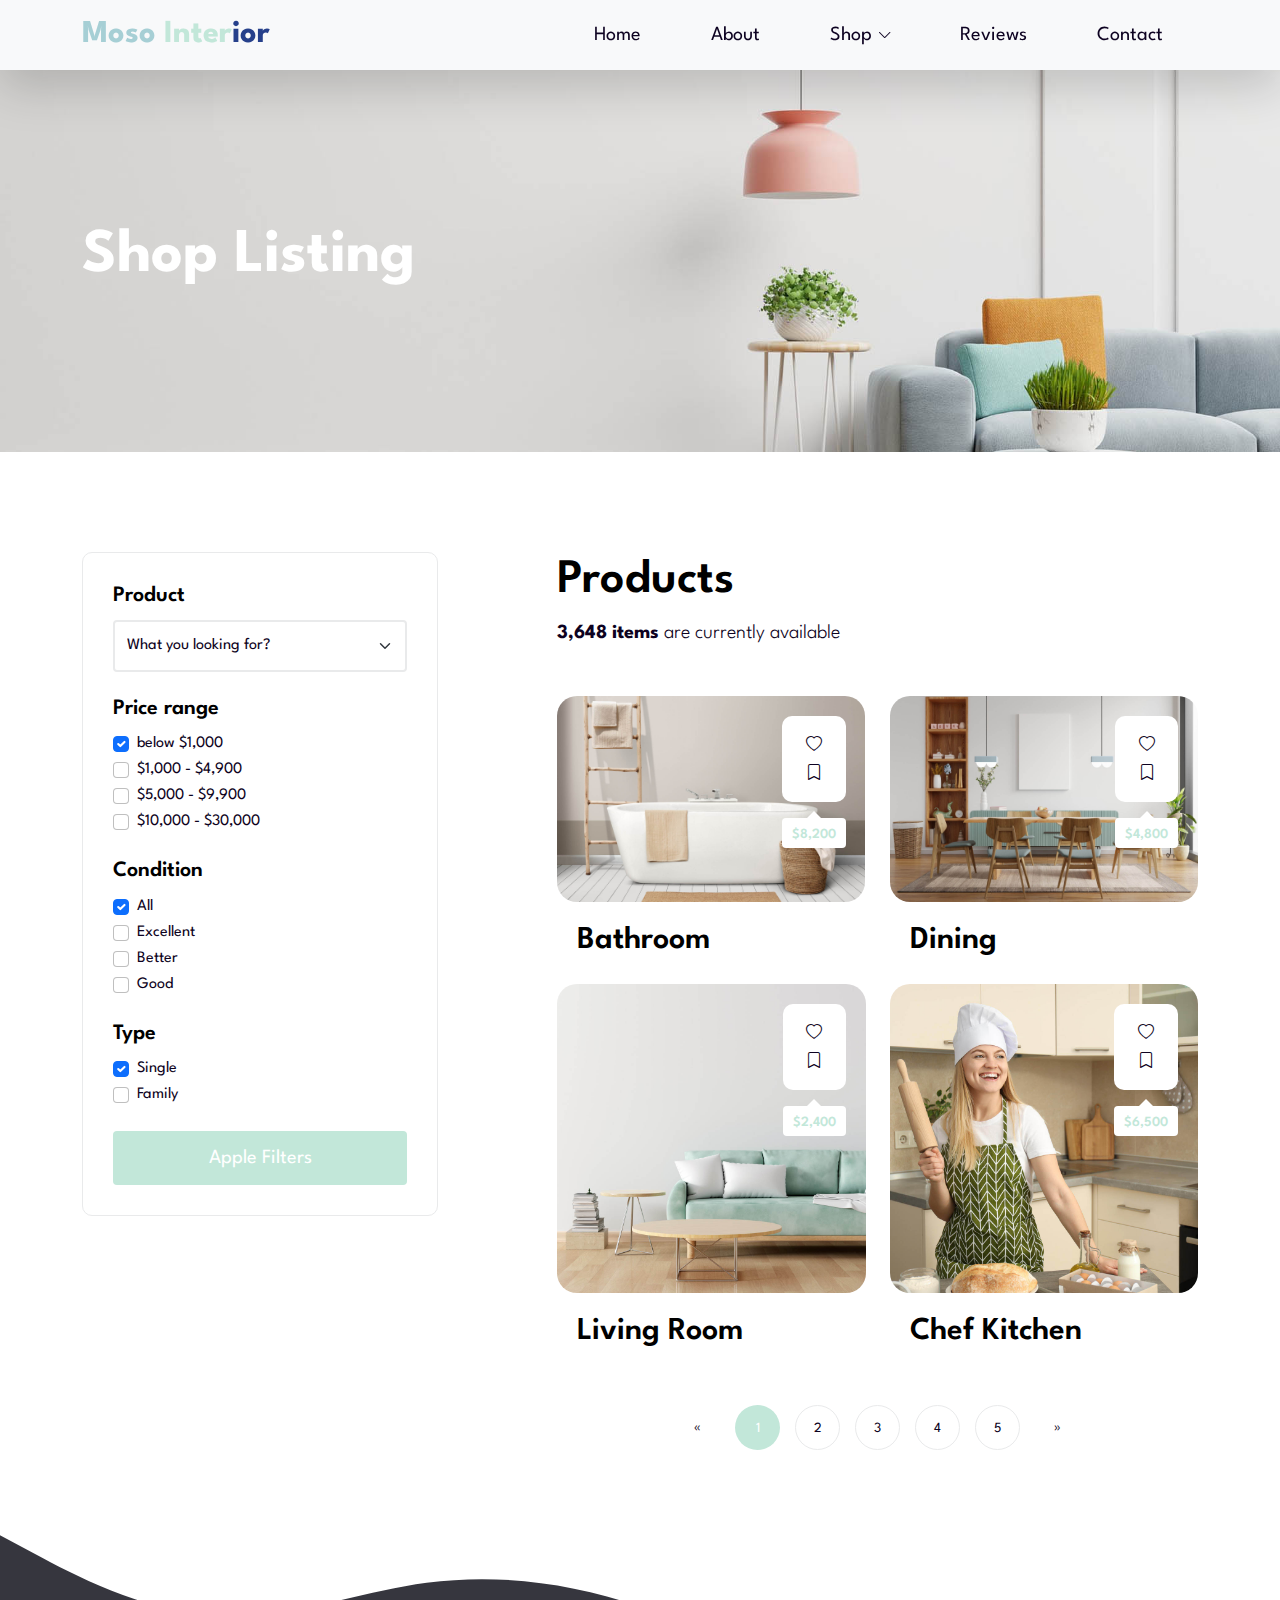
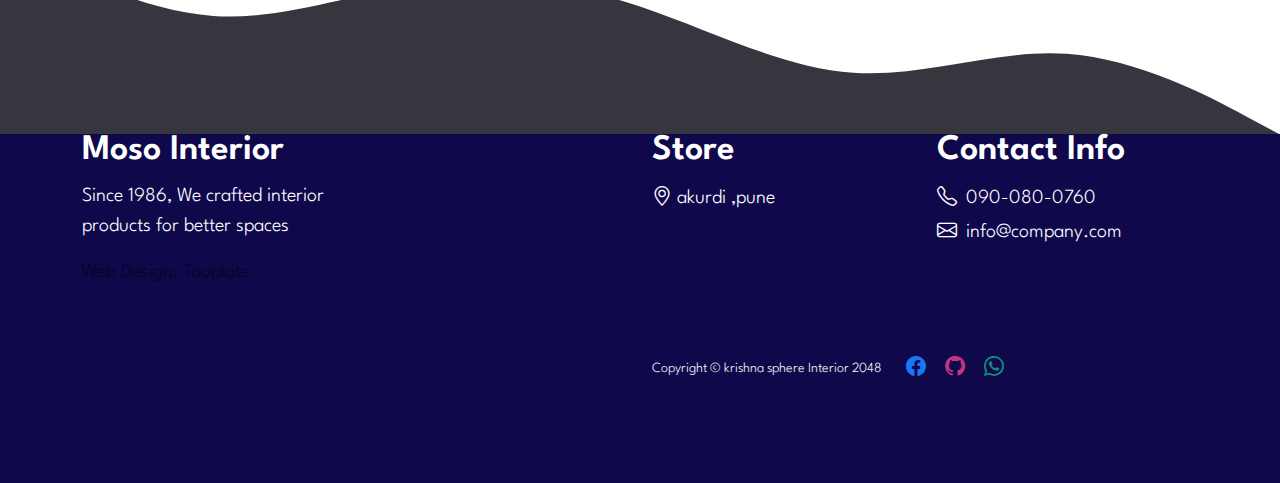
<file: shop-listing.html>
<!doctype html>
<html lang="en">
    <head>
        <meta charset="utf-8">
        <meta name="viewport" content="width=device-width, initial-scale=1">

        <meta name="description" content="">
        <meta name="author" content="Tooplate">

        <title>Moso Interior - Product Listing Page</title>

        <!-- CSS FILES -->
        <link rel="preconnect" href="https://fonts.googleapis.com">
        
        <link rel="preconnect" href="https://fonts.gstatic.com" crossorigin>

        <link href="https://fonts.googleapis.com/css2?family=League+Spartan:wght@100;300;400;600;700&display=swap" rel="stylesheet">

        <link href="css/bootstrap.min.css" rel="stylesheet">

        <link href="css/bootstrap-icons.css" rel="stylesheet">

        <link href="css/owl.carousel.min.css" rel="stylesheet">

        <link href="css/tooplate-moso-interior.css" rel="stylesheet">
<!--

Tooplate 2133 Moso Interior

https://www.tooplate.com/view/2133-moso-interior

Bootstrap 5 HTML CSS Template

-->
    </head>
    
    <body class="shop-listing-page">

        <nav class="navbar navbar-expand-lg bg-light fixed-top shadow-lg">
            <div class="container">
                <a class="navbar-brand" href="index.html">Moso <span class="tooplate-red">Inter</span><span class="tooplate-green">ior</span></a>

                <button class="navbar-toggler" type="button" data-bs-toggle="collapse" data-bs-target="#navbarNav" aria-controls="navbarNav" aria-expanded="false" aria-label="Toggle navigation">
                    <span class="navbar-toggler-icon"></span>
                </button>

                <div class="collapse navbar-collapse" id="navbarNav">
                    <ul class="navbar-nav ms-auto">
                        <li class="nav-item">
                            <a class="nav-link click-scroll" href="index.html#section_1">Home</a>
                        </li>

                        <li class="nav-item">
                            <a class="nav-link click-scroll" href="index.html#section_2">About</a>
                        </li>

                        <li class="nav-item dropdown">
                            <a class="nav-link dropdown-toggle click-scroll" href="index.html#section_3" id="navbarLightDropdownMenuLink" role="button" data-bs-toggle="dropdown" aria-expanded="false">Shop</a>

                            <ul class="dropdown-menu dropdown-menu-light" aria-labelledby="navbarLightDropdownMenuLink">
                                <li><a class="dropdown-item active" href="shop-listing.html">Shop Listing</a></li>

                                <li><a class="dropdown-item" href="shop-detail.html">Shop Detail</a></li>
                            </ul>
                        </li>

                        <li class="nav-item">
                            <a class="nav-link click-scroll" href="index.html#section_4">Reviews</a>
                        </li>

                        <li class="nav-item">
                            <a class="nav-link click-scroll" href="index.html#section_5">Contact</a>
                        </li>
                    </ul>
                </div>
            </div>
        </nav>

        <main>

            <header class="site-header d-flex justify-content-center align-items-center">
                <div class="container">
                    <div class="row">

                        <div class="col-lg-12 col-12">
                            <h1 class="text-white">Shop Listing</h1>
                        </div>

                    </div>
                </div>
            </header>

            <section class="shop-section section-padding">
                <div class="container">
                    <div class="row">

                        <div class="col-lg-4 col-md-5 col-12 me-auto mb-5">
                            <form class="custom-form filter-form" action="#" method="get" role="form">
                                <div class="">
                                    <h6 class="filter-form-small-title">Product</h6>

                                    <select name="looking-for" class="form-select form-control" id="looking-for" aria-label="Default select example">
                                        <option value="0" selected>What you looking for?</option>
                                        <option value="1">Bathroom</option>
                                        <option value="2">Dining</option>
                                        <option value="3">Living Room</option>
                                        <option value="4">Children Bedroom</option>
                                        <option value="5">Kitchen</option>
                                    </select>
                                </div>

                                <div class="mt-4">
                                    <h6 class="filter-form-small-title">Price range</h6>

                                    <div class="form-check">
                                        <input name="price-range[]" type="checkbox" class="form-check-input" id="PriceCheckOne" value="500" checked>
                                        
                                        <label class="form-check-label" for="PriceCheckOne">below $1,000</label>
                                    </div>

                                    <div class="form-check">
                                        <input name="price-range[]" type="checkbox" class="form-check-input" id="PriceCheckTwo" value="1000">
                                        
                                        <label class="form-check-label" for="PriceCheckTwo">$1,000 - $4,900</label>
                                    </div>
                                    
                                    <div class="form-check">
                                        <input name="price-range[]" type="checkbox" class="form-check-input" id="PriceCheckTwo" value="5000">
                                        
                                        <label class="form-check-label" for="PriceCheckTwo">$5,000 - $9,900</label>
                                    </div>

                                    <div class="form-check">
                                        <input name="price-range[]" type="checkbox" class="form-check-input" id="PriceCheckThree" value="10000">
                                        
                                        <label class="form-check-label" for="PriceCheckThree">$10,000 - $30,000</label>
                                    </div>
                                </div>

                                <div class="mt-4">
                                    <h6 class="filter-form-small-title">Condition</h6>

                                    <div class="form-check">
                                        <input name="condition[]" type="checkbox" class="form-check-input" id="ConditionCheckOne" value="all" checked>
                                        
                                        <label class="form-check-label" for="ConditionCheckOne">All</label>
                                    </div>

                                    <div class="form-check">
                                        <input name="condition[]" type="checkbox" class="form-check-input" id="ConditionCheckTwo" value="excellent">
                                        
                                        <label class="form-check-label" for="ConditionCheckTwo">Excellent</label>
                                    </div>

                                    <div class="form-check">
                                        <input name="condition[]" type="checkbox" class="form-check-input" id="ConditionCheckThree" value="better">
                                        
                                        <label class="form-check-label" for="ConditionCheckThree">Better</label>
                                    </div>

                                    <div class="form-check">
                                        <input name="condition[]" type="checkbox" class="form-check-input" id="ConditionCheckFour" value="good">
                                        
                                        <label class="form-check-label" for="ConditionCheckFour">Good</label>
                                    </div>
                                </div>

                                <div class="mt-4">
                                    <h6 class="filter-form-small-title">Type</h6>

                                    <div class="form-check">
                                        <input name="condition[]" type="checkbox" class="form-check-input" id="TypeCheckOne" value="" checked>
                                        
                                        <label class="form-check-label" for="TypeCheckOne">Single</label>
                                    </div>

                                    <div class="form-check">
                                        <input name="condition[]" type="checkbox" class="form-check-input" id="TypeCheckTwo" value="">
                                        
                                        <label class="form-check-label" for="TypeCheckTwo">Family</label>
                                    </div>
                                </div>

                                <div class="mt-4">
                                    <button type="submit" class="form-control">Apple Filters</button>
                                </div>
                            </form>
                        </div>

                        <div class="col-lg-7 col-md-6 col-12">
                            <h2>Products</h2>

                            <p class="mb-5"><strong>3,648 items</strong> are currently available</p>

                            <div class="row">

                                <div class="col-lg-6 col-12">
                                    <div class="shop-thumb">
                                        <div class="shop-image-wrap">
                                            <a href="shop-detail.html">
                                                <img src="images/shop/minimal-bathroom-interior-design-with-wooden-furniture.jpg" class="shop-image img-fluid" alt="">
                                            </a>

                                            <div class="shop-icons-wrap">
                                                <div class="shop-icons d-flex flex-column align-items-center">
                                                    <a href="#" class="shop-icon bi-heart"></a>

                                                    <a href="#" class="shop-icon bi-bookmark"></a>
                                                </div>

                                                <p class="shop-pricing mb-0 mt-3">
                                                    <span class="badge custom-badge">$8,200</span>
                                                </p>
                                            </div>

                                            <div class="shop-btn-wrap">
                                                <a href="shop-detail.html" class="shop-btn custom-btn btn d-flex align-items-center align-items-center">Learn more</a>
                                            </div>
                                        </div>

                                        <div class="shop-body">
                                            <h4>Bathroom</h4>
                                        </div>
                                    </div>
                                </div>

                                <div class="col-lg-6 col-12">
                                    <div class="shop-thumb">
                                        <div class="shop-image-wrap">
                                            <a href="shop-detail.html">
                                                <img src="images/shop/mock-up-poster-modern-dining-room-interior-design-with-white-empty-wall.jpg" class="shop-image img-fluid" alt="">
                                            </a>

                                            <div class="shop-icons-wrap">
                                                <div class="shop-icons d-flex flex-column align-items-center">
                                                    <a href="#" class="shop-icon bi-heart"></a>

                                                    <a href="#" class="shop-icon bi-bookmark"></a>
                                                </div>

                                                <p class="shop-pricing mb-0 mt-3">
                                                    <span class="badge custom-badge">$4,800</span>
                                                </p>
                                            </div>

                                            <div class="shop-btn-wrap">
                                                <a href="shop-detail.html" class="shop-btn custom-btn btn d-flex align-items-center align-items-center">Learn more</a>
                                            </div>
                                        </div>

                                        <div class="shop-body">
                                            <h4>Dining</h4>
                                        </div>
                                    </div>
                                </div>

                                <div class="col-lg-6 col-12">
                                    <div class="shop-thumb">
                                        <div class="shop-image-wrap">
                                            <a href="shop-detail.html">
                                                <img src="images/shop/green-sofa-white-living-room-with-blank-table-mockup.jpg" class="shop-image img-fluid" alt="">
                                            </a>

                                            <div class="shop-icons-wrap">
                                                <div class="shop-icons d-flex flex-column align-items-center">
                                                    <a href="#" class="shop-icon bi-heart"></a>

                                                    <a href="#" class="shop-icon bi-bookmark"></a>
                                                </div>

                                                <p class="shop-pricing mb-0 mt-3">
                                                    <span class="badge custom-badge">$2,400</span>
                                                </p>
                                            </div>

                                            <div class="shop-btn-wrap">
                                                <a href="shop-detail.html" class="shop-btn custom-btn btn d-flex align-items-center align-items-center">Learn more</a>
                                            </div>
                                        </div>

                                        <div class="shop-body">
                                            <h4>Living Room</h4>
                                        </div>
                                    </div>
                                </div>

                                <div class="col-lg-6 col-12">
                                    <div class="shop-thumb">
                                        <div class="shop-image-wrap">
                                            <a href="shop-detail.html">
                                                <img src="images/shop/concept-home-cooking-with-female-chef.jpg" class="shop-image img-fluid" alt="">
                                            </a>

                                            <div class="shop-icons-wrap">
                                                <div class="shop-icons d-flex flex-column align-items-center">
                                                    <a href="#" class="shop-icon bi-heart"></a>

                                                    <a href="#" class="shop-icon bi-bookmark"></a>
                                                </div>

                                                <p class="shop-pricing mb-0 mt-3">
                                                    <span class="badge custom-badge">$6,500</span>
                                                </p>
                                            </div>

                                            <div class="shop-btn-wrap">
                                                <a href="shop-detail.html" class="shop-btn custom-btn btn d-flex align-items-center align-items-center">Learn more</a>
                                            </div>
                                        </div>

                                        <div class="shop-body">
                                            <h4>Chef Kitchen</h4>
                                        </div>
                                    </div>
                                </div>

                                <nav aria-label="Page navigation example">
                                    <ul class="pagination justify-content-center">
                                        <li class="page-item">
                                            <a class="page-link" href="#" aria-label="Previous">
                                                <span aria-hidden="true">&laquo;</span>
                                            </a>
                                        </li>

                                        <li class="page-item active" aria-current="page">
                                            <a class="page-link" href="#">1</a>
                                        </li>
                                        
                                        <li class="page-item">
                                            <a class="page-link" href="#">2</a>
                                        </li>
                                        
                                        <li class="page-item">
                                            <a class="page-link" href="#">3</a>
                                        </li>

                                        <li class="page-item">
                                            <a class="page-link" href="#">4</a>
                                        </li>

                                        <li class="page-item">
                                            <a class="page-link" href="#">5</a>
                                        </li>
                                        
                                        <li class="page-item">
                                            <a class="page-link" href="#" aria-label="Next">
                                                <span aria-hidden="true">&raquo;</span>
                                            </a>
                                        </li>
                                    </ul>
                                </nav>
                            </div>
                        </div>

                    </div>
                </div>
            </section>

            <svg xmlns="http://www.w3.org/2000/svg" viewBox="0 0 1440 320"><path fill="#36363e" fill-opacity="1" d="M0,96L40,117.3C80,139,160,181,240,186.7C320,192,400,160,480,149.3C560,139,640,149,720,176C800,203,880,245,960,250.7C1040,256,1120,224,1200,229.3C1280,235,1360,277,1400,298.7L1440,320L1440,320L1400,320C1360,320,1280,320,1200,320C1120,320,1040,320,960,320C880,320,800,320,720,320C640,320,560,320,480,320C400,320,320,320,240,320C160,320,80,320,40,320L0,320Z"></path></svg>
        </main>

        <footer class="site-footer section-padding">
            <div class="container">
                <div class="row">

                    <div class="col-lg-3 col-md-5 col-12 mb-3">
                        <h3><a href="index.html" class="custom-link mb-1">Moso Interior</a></h3>

                        <p class="text-white">Since 1986, We crafted interior products for better spaces</p>
                        
                        <p class="text-white"><a href="https://www.tooplate.com" target="_parent">Web Design: Tooplate</a></p>
                    </div>

                    <div class="col-lg-3 col-md-3 col-12 ms-lg-auto mb-3">
                        <h3 class="text-white mb-3">Store</h3>

                        <p class="text-white mt-2">
                            <i class="bi-geo-alt"></i>
                            akurdi  ,pune
                        </p>
                    </div>

                    <div class="col-lg-3 col-md-4 col-12 mb-3">
                        <h3 class="text-white mb-3">Contact Info</h3>

                            <p class="text-white mb-1">
                                <i class="bi-telephone me-1"></i>

                                <a href="tel: 090-080-0760" class="text-white">
                                    090-080-0760
                                </a>
                            </p>

                            <p class="text-white mb-0">
                                <i class="bi-envelope me-1"></i>

                                <a href="mailto:info@company.com" class="text-white">
                                    info@company.com
                                </a>
                            </p>
                    </div>

                    <div class="col-lg-6 col-md-7 copyright-text-wrap col-12 d-flex flex-wrap align-items-center mt-4 ms-auto">
                        <p class="copyright-text mb-0 me-4">Copyright © krishna sphere Interior 2048</p>

                        <ul class="social-icon">
                        

                            <li class="social-icon-item">
                                <a href="https://www.facebook.com/sujit.nirmal.79?mibextid=ZbWKwL" class="social-icon-link social-icon-facebook bi-facebook"></a>
                            </li>

                            <li class="social-icon-item">
                                <a href="https://github.com/Blacksujit" class="social-icon-link social-icon-instagram bi-github"></a>
                            </li>
                            <li class="social-icon-item">
                                <a href="" class="social-icon-link social-icon-whatsapp bi-whatsapp"></a>
                            </li>
                        </ul>
                    </div>

                </div>
            </div>
        </footer>

        <!-- JAVASCRIPT FILES -->
        <script src="js/jquery.min.js"></script>
        <script src="js/bootstrap.min.js"></script>
        <script src="js/click-scroll.js"></script>
        <script src="js/jquery.backstretch.min.js"></script>
        <script src="js/owl.carousel.min.js"></script>
        <script src="js/custom.js"></script>

    </body>
</html>
</file>
<file: css/tooplate-moso-interior.css>
/*

Tooplate 2133 Moso Interior

https://www.tooplate.com/view/2133-moso-interior

*/

/*---------------------------------------
  CUSTOM PROPERTIES ( VARIABLES )             
-----------------------------------------*/
:root {
  --white-color:                  #ffffff;
  --primary-color:                #A6CFD5;
  --secondary-color:              #C2E7D9;
  --section-bg-color:             #f9f9f9;
  --site-footer-bg-color:         #0F084B;
  --custom-btn-bg-color:          #26408B;
  --dark-color:                   #000000;
  --p-color:                      #0D0221;
  --border-color:                 #e9eaeb;

  --twitter-color:                #1da1f2;
  --facebook-color:               #1877f2;
  --instagram-color:              #c13584;
  --pinterest-color:              #e60023;
  --whatsapp-color:               #128c7e;

  --body-font-family:             'League Spartan', sans-serif;

  --h1-font-size:                 62px;
  --h2-font-size:                 48px;
  --h3-font-size:                 36px;
  --h4-font-size:                 32px;
  --h5-font-size:                 24px;
  --h6-font-size:                 22px;
  --p-font-size:                  20px;
  --btn-font-size:                16px;
  --copyright-font-size:          14px;

  --border-radius-large:          100px;
  --border-radius-medium:         20px;
  --border-radius-small:          10px;

  --font-weight-thin:             100;
  --font-weight-light:            300;
  --font-weight-normal:           400;
  --font-weight-semibold:         600;
  --font-weight-bold:             700;
}

body {
    background-color: var(--white-color);
    font-family: var(--body-font-family); 
    padding-top: 70px;
}

/*---------------------------------------
  TYPOGRAPHY               
-----------------------------------------*/

h2,
h3,
h4,
h5,
h6 {
  color: var(--dark-color);
}

h1,
h2,
h3,
h4,
h5,
h6 {
  font-weight: var(--font-weight-semibold);
}

h1 {
  font-size: var(--h1-font-size);
  font-weight: var(--font-weight-bold);
}

h2 {
  font-size: var(--h2-font-size);
}

h3 {
  font-size: var(--h3-font-size);
}

h4 {
  font-size: var(--h4-font-size);
}

h5 {
  font-size: var(--h5-font-size);
  line-height: normal;
}

h6 {
  font-size: var(--h6-font-size);
}

p {
  color: var(--p-color);
  font-size: var(--p-font-size);
  font-weight: var(--font-weight-light);
}

ul li {
  color: var(--p-color);
  font-size: var(--p-font-size);
  font-weight: var(--font-weight-normal);
}

a, 
button {
  touch-action: manipulation;
  transition: all 0.3s;
}

a {
  color: var(--p-color);
  text-decoration: none;
}

a:hover {
  color: var(--secondary-color);
}

b,
strong {
  font-weight: var(--font-weight-bold);
}

.tooplate-red {
	color: var(--secondary-color);
}
.tooplate-green {
	color: var(--custom-btn-bg-color);
}


/*---------------------------------------
  SECTION               
-----------------------------------------*/
.section-padding {
  padding-top: 100px;
  padding-bottom: 100px;
}

.section-bg {
  background: var(--section-bg-color);
}

.section-small-title {
  color: var(--custom-btn-bg-color);
  font-size: var(--btn-font-size);
  font-weight: var(--font-weight-semibold);
  display: block;
}

.section-overlay {
  background: rgba(0, 0, 0, 0.25);
  position: absolute;
  top: 0;
  left: 0;
  pointer-events: none;
  width: 100%;
  height: 100%;
}

.custom-block {
  background: var(--primary-color);
  border-top: 20px solid var(--secondary-color);
  border-radius: var(--border-radius-medium);
  position: relative;
  overflow: hidden;
  padding: 30px 50px;
}

.featured-custom-block {
  background: var(--border-color);
}

.shop-detail-custom-block {
  background: transparent;
  border-top: 0;
  border-radius: 0;
  padding: 30px;
}

.pagination {
  margin-top: 30px;
  margin-bottom: 0;
}

.page-link {
  border-color: var(--border-color);
  border-radius: var(--border-radius-large);
  color: var(--p-color);
  font-size: var(--copyright-font-size);
  padding: 0;
  width: 45px;
  height: 45px;
  line-height: 45px;
  text-align: center;
  margin-right: 10px;
  margin-left: 10px;
}

.page-item.active .page-link,
.page-link:hover {
  background: var(--secondary-color);
  border-color: transparent;
  color: var(--white-color);
}

.page-item:first-child .page-link,
.page-item:last-child .page-link {
  border: 0;
  border-radius: var(--border-radius-large);
}

.page-item:not(:first-child) .page-link {
  margin-left: 5px;
}


/*---------------------------------------
  CUSTOM LINK               
-----------------------------------------*/
.custom-link {
  color: var(--p-color);
  position: relative;
  overflow: hidden;
  z-index: 1;
  display: inline-block;
  vertical-align: middle;
  transition: all .3s cubic-bezier(.645,.045,.355,1);
  padding-bottom: 2px;
}

.custom-link::after {
  content: "";
  width: 0;
  height: 2px;
  bottom: 0;
  position: absolute;
  left: auto;
  right: 0;
  z-index: -1;
  transition: width .6s cubic-bezier(.25,.8,.25,1) 0s;
  background: currentColor;
}

.custom-link:hover::after {
  width: 100%;
  left: 0;
  right: auto;
}

.custom-link:hover {
  color: var(--primary-color);
}

.custom-link:hover::after {
  background: var(--custom-btn-bg-color);
}


/*---------------------------------------
  CUSTOM BADGE               
-----------------------------------------*/
.custom-badge {
  background: var(--white-color);
  display: inline-block;
  vertical-align: top;
  position: relative;
  color: var(--secondary-color);
  font-size: var(--copyright-font-size);
  font-weight: var(--font-weight-semibold);
  padding: 10px 10px 6px 10px;
}

.custom-badge::before {
  content: "";
  display: block;
  margin: auto;
  width: 0;
  height: 0;
  border-bottom: 7px solid var(--white-color);
  border-right: 7px solid transparent;
  border-left: 7px solid transparent;
  position: absolute;
  top: -7px;
  right: 0;
  left: 0;
}


/*---------------------------------------
  CUSTOM BUTTON               
-----------------------------------------*/
.custom-btn {
  background: var(--custom-btn-bg-color);
  border: 2px solid transparent;
  border-radius: var(--border-radius-large);
  color: var(--white-color);
  font-size: var(--btn-font-size);
  font-weight: var(--font-weight-semibold);
  line-height: normal;
  padding: 15px 20px;
}

.custom-btn:hover {
  background: transparent;
  border-color: var(--custom-btn-bg-color);
  color: var(--custom-btn-bg-color);
}

.custom-border-btn {
  background: transparent;
  border: 2px solid var(--border-color);
  color: var(--white-color);
}

.custom-border-btn:hover {
  background: var(--white-color);
  border-color: var(--white-color);
  color: var(--secondary-color);
}


/*---------------------------------------
  NAVIGATION              
-----------------------------------------*/
.navbar {
  padding-top: 0;
  padding-bottom: 0;
  transition: all 0.3s;
}

.navbar-brand {
  font-size: var(--h4-font-size);
  font-weight: var(--font-weight-bold);
}

.navbar-brand,
.navbar-brand:hover {
  color: var(--primary-color);
}

.navbar-expand-lg .navbar-nav .nav-link {
  margin-right: 0;
  margin-left: 0;
  padding: 20px 35px;
}

.navbar-nav .nav-link {
  display: inline-block;
  color: var(--p-bg-color);
  font-size: var(--menu-font-size);
  font-weight: var(--font-weight-medium);
  position: relative;
  padding-top: 15px;
  padding-bottom: 15px;
}

.navbar-nav .nav-link.active, 
.navbar-nav .nav-link:hover {
  background: var(--primary-color);
  color: var(--white-color);
}

.dropdown-menu {
  border-radius: 0;
  border: 0;
  padding: 0;
}

.dropdown-item {
  border-bottom: 1px solid var(--border-color);
  display: inline-block;
  color: var(--p-bg-color);
  font-size: var(--menu-font-size);
  font-weight: var(--font-weight-medium);
  position: relative;
  padding-top: 10px;
  padding-bottom: 10px;
}

.dropdown-menu li:last-child .dropdown-item {
  border-bottom: 0;
}

.dropdown-item.active, 
.dropdown-item:active,
.dropdown-item:focus, 
.dropdown-item:hover {
  background: var(--primary-color);
  color: var(--white-color);
}

.dropdown-toggle::after {
  content: "\f282";
  display: inline-block;
  font-family: bootstrap-icons !important;
  font-size: var(--copyright-font-size);
  font-style: normal;
  font-weight: normal !important;
  font-variant: normal;
  text-transform: none;
  line-height: 1;
  vertical-align: -.125em;
  -webkit-font-smoothing: antialiased;
  -moz-osx-font-smoothing: grayscale;
  position: relative;
  left: 2px;
  border: 0;
}

@media screen and (min-width: 992px) {
  .dropdown:hover .dropdown-menu {
    display: block;
    margin-top: 0;
  }
}

.navbar-toggler {
  border: 0;
  padding: 0;
  cursor: pointer;
  margin: 0;
  width: 30px;
  height: 35px;
  outline: none;
}

.navbar-toggler:focus {
  outline: none;
  box-shadow: none;
}

.navbar-toggler[aria-expanded="true"] .navbar-toggler-icon {
  background: transparent;
}

.navbar-toggler[aria-expanded="true"] .navbar-toggler-icon:before,
.navbar-toggler[aria-expanded="true"] .navbar-toggler-icon:after {
  transition: top 300ms 50ms ease, -webkit-transform 300ms 350ms ease;
  transition: top 300ms 50ms ease, transform 300ms 350ms ease;
  transition: top 300ms 50ms ease, transform 300ms 350ms ease, -webkit-transform 300ms 350ms ease;
  top: 0;
}

.navbar-toggler[aria-expanded="true"] .navbar-toggler-icon:before {
  transform: rotate(45deg);
}

.navbar-toggler[aria-expanded="true"] .navbar-toggler-icon:after {
  transform: rotate(-45deg);
}

.navbar-toggler .navbar-toggler-icon {
  background: var(--dark-color);
  transition: background 10ms 300ms ease;
  display: block;
  width: 30px;
  height: 2px;
  position: relative;
}

.navbar-toggler .navbar-toggler-icon:before,
.navbar-toggler .navbar-toggler-icon:after {
  transition: top 300ms 350ms ease, -webkit-transform 300ms 50ms ease;
  transition: top 300ms 350ms ease, transform 300ms 50ms ease;
  transition: top 300ms 350ms ease, transform 300ms 50ms ease, -webkit-transform 300ms 50ms ease;
  position: absolute;
  right: 0;
  left: 0;
  background: var(--dark-color);
  width: 30px;
  height: 2px;
  content: '';
}

.navbar-toggler .navbar-toggler-icon::before {
  top: -8px;
}

.navbar-toggler .navbar-toggler-icon::after {
  top: 8px;
}


/*---------------------------------------
  SITE HEADER              
-----------------------------------------*/
.site-header {
  background-image: url('../images/empty-living-room-with-blue-sofa-plants-table-empty-white-wall-background-3d-rendering.jpg');
  background-repeat: no-repeat;
  background-position: center;
  background-size: cover;
  padding-top: 150px;
  padding-bottom: 150px;
}


/*---------------------------------------
  HERO              
-----------------------------------------*/
.hero-section {
  position: relative;
  padding-top: 150px;
  padding-bottom: 150px;
  min-height: 580px;
}

@media screen and (min-width: 991px) {
  .hero-section {
    height: calc(100vh - 70px);
  }
}

.hero-form {
  background: var(--white-color);
  border-radius: var(--border-radius-small);
  padding: 40px;
  padding-bottom: 16px;
}

.hero-icon,
.contact-icon {
  color: var(--secondary-color);
}

.hero-btn {
  position: absolute;
  bottom: 0;
  right: 0;
  left: 0;
  margin: 60px auto;
}

.hero-btn-link {
  background: var(--primary-color);
  border-radius: var(--border-radius-large);
  color: var(--white-color);
  font-size: var(--h4-font-size);
  width: 64px;
  height: 64px;
  line-height: 68px;
  text-align: center;
}

.hero-btn-link:hover {
  background: var(--secondary-color);
  color: var(--white-color);
}


/*---------------------------------------
  ABOUT              
-----------------------------------------*/
.about-section {
  padding-top: 150px;
  padding-bottom: 150px;
}

.about-image {
  display: block;
  border-radius: 100%;
  width: 350px;
  height: 350px;
  object-fit: cover;
}

.about-image-small {
  display: block;
  margin: auto;
  width: 250px;
  height: 250px;
}

/*---------------------------------------
  FEATURED              
-----------------------------------------*/
.featured-section {
  background-image: url('../images/empty-living-room-with-blue-sofa-plants-table-empty-white-wall-background-3d-rendering.jpg');
  background-repeat: no-repeat;
  background-position: center;
  background-size: cover;
}

.featured-icon {
  font-size: var(--h5-font-size);
}


/*---------------------------------------
  REVIEWS              
-----------------------------------------*/
.reviews-section {
  background: var(--section-bg-color);
}

.reviews-carousel .owl-item img,
.avatar-image {
  border-radius: var(--border-radius-large);
  width: 50px;
  height: 50px;
  object-fit: cover;
}

.reviews-carousel .owl-nav {
  position: absolute;
  top: -100px;
  right: 0;
}

.reviews-carousel .owl-nav button.owl-next, 
.reviews-carousel .owl-nav button.owl-prev {
  background: var(--white-color);
  border-radius: var(--border-radius-large);
  width: 60px;
  height: 60px;
  margin: 5px;
  transition: all 0.5s;
}

.reviews-carousel .owl-nav button.owl-next:hover, 
.reviews-carousel .owl-nav button.owl-prev:hover {
  background: var(--secondary-color);
}

.reviews-carousel .owl-prev:hover span::before, 
.reviews-carousel .owl-next:hover span::before {
  color: var(--white-color);
}

.reviews-carousel .owl-prev span, 
.reviews-carousel .owl-next span {
  display: block;
  color: transparent;
  width: 60px;
  height: 60px;
  line-height: 60px;
}

.reviews-carousel .owl-prev span::before, 
.reviews-carousel .owl-next span::before {
  font-family: bootstrap-icons;
  display: block;
  font-size: var(--h4-font-size);
  color: var(--secondary-color);
}

.reviews-carousel .owl-prev span::before {
  content: "\f12f";
}

.reviews-carousel .owl-next span::before {
  content: "\f138";
}

.reviews-thumb {
  background: var(--white-color);
  border-radius: var(--border-radius-medium);
  position: relative;
  overflow: hidden;
}

.reviews-body {
  padding: 50px 40px;
}

.reviews-bottom {
  background: var(--secondary-color);
  background: linear-gradient(180deg, rgba(246,81,41,1) 0%, rgba(255,190,140,1) 100%);
  position: relative;
  padding: 10px 36px;
}

.reviews-bottom-up::before {
  content: "";
  display: block;
  margin: auto;
  width: 0;
  height: 0;
  border-bottom: 22px solid var(--secondary-color);
  border-left: 24px solid transparent;
  border-right: 24px solid transparent;
  position: absolute;
  top: -20px;
  left: 36px;
}

.bi-star-fill {
  color: var(--primary-color);
}

.reviews-section .custom-btn {
  background: var(--facebook-color);
}

.reviews-section .custom-btn:hover {
  background: transparent;
  border-color: var(--facebook-color);
  color: var(--facebook-color);
}

.reviews-bottom small {
  font-size: var(--btn-font-size);
  font-weight: var(--font-weight-normal);
}


/*---------------------------------------
  SHOP              
-----------------------------------------*/
.shop-section {
  background: var(--white-color);
}

.shop-listing-page .shop-section {
  padding-bottom: 0;
}

.shop-thumb {
  margin-bottom: 24px;
}

.shop-image-wrap {
  position: relative;
}

.shop-image-wrap:hover .shop-btn-wrap {
  opacity: 1;
}

.shop-icons-wrap {
  position: absolute;
  top: 0;
  right: 0;
  margin: 20px;
}

.shop-icons {
  background: var(--white-color);
  border-radius: var(--border-radius-small);
  padding: 20px 15px;
}

.shop-icon {
  line-height: normal;
  margin-bottom: 10px;
}

.shop-icon:last-child {
  margin-bottom: 0;
}

.shop-pricing-text {
  color: var(--secondary-color);
}

.shop-condition-text {
  color: var(--custom-btn-bg-color);
}

.shop-image {
  display: block;
  border-radius: var(--border-radius-medium);
}

.shop-body {
  padding: 20px;
  padding-bottom: 0;
}

.shop-btn-wrap {
  position: absolute;
  top: 50%;
  left: 50%;
  transform: translate(-50%, -50%);
  opacity: 0;
  transition: all 0.5s;
}

.shop-btn {
  background: var(--primary-color);
  font-size: var(--copyright-font-size);
  width: 100px;
  height: 100px;
  text-transform: uppercase;
}

.shop-btn:hover {
  border-color: transparent;
  background: var(--secondary-color);
  color: var(--white-color);
}

.shop-detail-bar {
  padding: 20px;
}

.shop-listing-page .navbar-nav .nav-link.active,
.shop-detail-page .navbar-nav .nav-link.active {
  background: transparent;
  color: var(--p-color);
}

.shop-listing-page .navbar-nav .nav-link.active:hover,
.shop-detail-page .navbar-nav .nav-link.active:hover {
  background: var(--primary-color);
  color: var(--white-color);
}


/*---------------------------------------
  CONTACT               
-----------------------------------------*/
.contact-section {
  background: var(--white-color);
}

.contact-form {
  background: var(--section-bg-color);
  border-radius: var(--border-radius-medium);
  padding: 50px;
}

.contact-form label {
  font-weight: var(--font-weight-semibold);
}

.google-map {
  display: block;
  border-radius: var(--border-radius-medium);
}


/*---------------------------------------
  CUSTOM FORM               
-----------------------------------------*/
.custom-form .input-group {
  background-color: var(--white-color);
  border: 2px solid var(--border-color);
  border-radius: .25rem;
  margin-bottom: 24px;
  padding-left: 20px;
}

.custom-form .textarea-group label {
  margin-top: 13px;
}

.custom-form label {
  margin-right: 10px;
  margin-bottom: 0;
}

.custom-form .form-control {
  background-color: var(--white-color);
  box-shadow: none;
  border: 0;
  color: var(--p-color);
  padding-top: 12px;
  padding-bottom: 12px;
  outline: none;
}

.custom-form .form-control:hover,
.custom-form .form-control:focus {
  border-color: var(--secondary-color);
}

.custom-form button[type="submit"] {
  background: var(--secondary-color);
  border: none;
  color: var(--white-color);
  font-size: var(--p-font-size);
  font-weight: var(--font-weight-normal);
  transition: all 0.3s;
  margin-bottom: 0;
}

.custom-form button[type="submit"]:hover,
.custom-form button[type="submit"]:focus {
  background: var(--primary-color);
  border-color: transparent;
}


/*---------------------------------------
  FILTER FORM              
-----------------------------------------*/
.filter-form {
  border: 1px solid var(--border-color);
  border-radius: var(--border-radius-small);
  padding: 30px;
}

.filter-form-small-title {
  display: block;
  margin-bottom: 10px;
}

.filter-form .form-select {
  border: 2px solid var(--border-color);
}

.filter-form .form-check-label {
  color: var(--p-color);
}


/*---------------------------------------
  SITE FOOTER              
-----------------------------------------*/
.site-footer {
  background: var(--site-footer-bg-color);
  padding-top: 0;
}

.site-footer h3 {
  line-height: normal;
}

.site-footer h3 .custom-link,
.site-footer .social-icon-link:hover {
  color: var(--white-color);
}

.site-footer h3 .custom-link:hover {
  color: var(--primary-color);
}

.copyright-text {
  color: var(--section-bg-color);
  font-size: var(--copyright-font-size);
  margin-top: 10px;
}

.site-footer .social-icon-link {
  margin-top: 10px;
}


/*---------------------------------------
  SOCIAL ICON               
-----------------------------------------*/
.social-icon {
  margin: 0;
  padding: 0;
}

.social-icon-item {
  list-style: none;
  display: inline-block;
  vertical-align: top;
}

.social-icon-link {
  color: var(--p-color);
  font-size: var(--p-font-size);
  display: block;
  margin-right: 15px;
  text-align: center;
}

.social-icon-link:hover {
  color: var(--secondary-color);
}

.social-icon-twitter {
  color: var(--twitter-color);
}

.social-icon-facebook {
  color: var(--facebook-color);
}

.social-icon-instagram {
  color: var(--instagram-color);
}

.social-icon-pinterest {
  color: var(--pinterest-color);
}

.social-icon-whatsapp {
  color: var(--whatsapp-color);
}


/*---------------------------------------
  RESPONSIVE STYLES               
-----------------------------------------*/
@media screen and (max-width: 991px) {
  h1 {
    font-size: 48px;
  }

  h2 {
    font-size: 36px;
  }

  h3 {
    font-size: 32px;
  }

  h4 {
    font-size: 28px;
  }

  h5 {
    font-size: 20px;
  }

  h6 {
    font-size: 18px;
  }

  .section-padding {
    padding-top: 50px;
    padding-bottom: 50px;
  }

  .hero-form {
    padding-bottom: 40px;
  }

  .page-link {
    font-size: 12px;
    width: 40px;
    height: 40px;
    line-height: 40px;
    margin-right: 5px;
    margin-left: 5px;
  }

  .navbar {
    padding-top: 6px;
    padding-bottom: 6px;
  }

  .navbar-expand-lg .navbar-nav .nav-link {
    text-align: center;
    padding: 15px 30px;
    min-width: 125px;
  }

  .about-section {
    padding-top: 75px;
    padding-bottom: 75px;
  }

  .about-image {
    width: 260px;
    height: 260px;
  }

  .about-image-small {
    width: 180px;
    height: 180px;
  }

  .custom-block,
  .contact-form {
    padding: 30px;
  }

  .reviews-thumb {
    margin-bottom: 24px;
  }

  .reviews-body {
    padding: 40px 30px;
  }
}

@media screen and (max-width: 580px) {
  .site-footer {
    text-align: center;
  }
}

@media screen and (max-width: 480px) {
  h1 {
    font-size: 40px;
  }

  h2 {
    font-size: 28px;
  }

  h3 {
    font-size: 26px;
  }

  h4 {
    font-size: 22px;
  }

  h5 {
    font-size: 20px;
  }

  .page-link {
    width: 35px;
    height: 35px;
    line-height: 35px;
  }

  .about-image {
    width: 205px;
    height: 205px;
  }

  .about-image-small {
    width: 145px;
    height: 145px;
  }

  .copyright-text-wrap {
    justify-content: center;
  }
}
</file>
